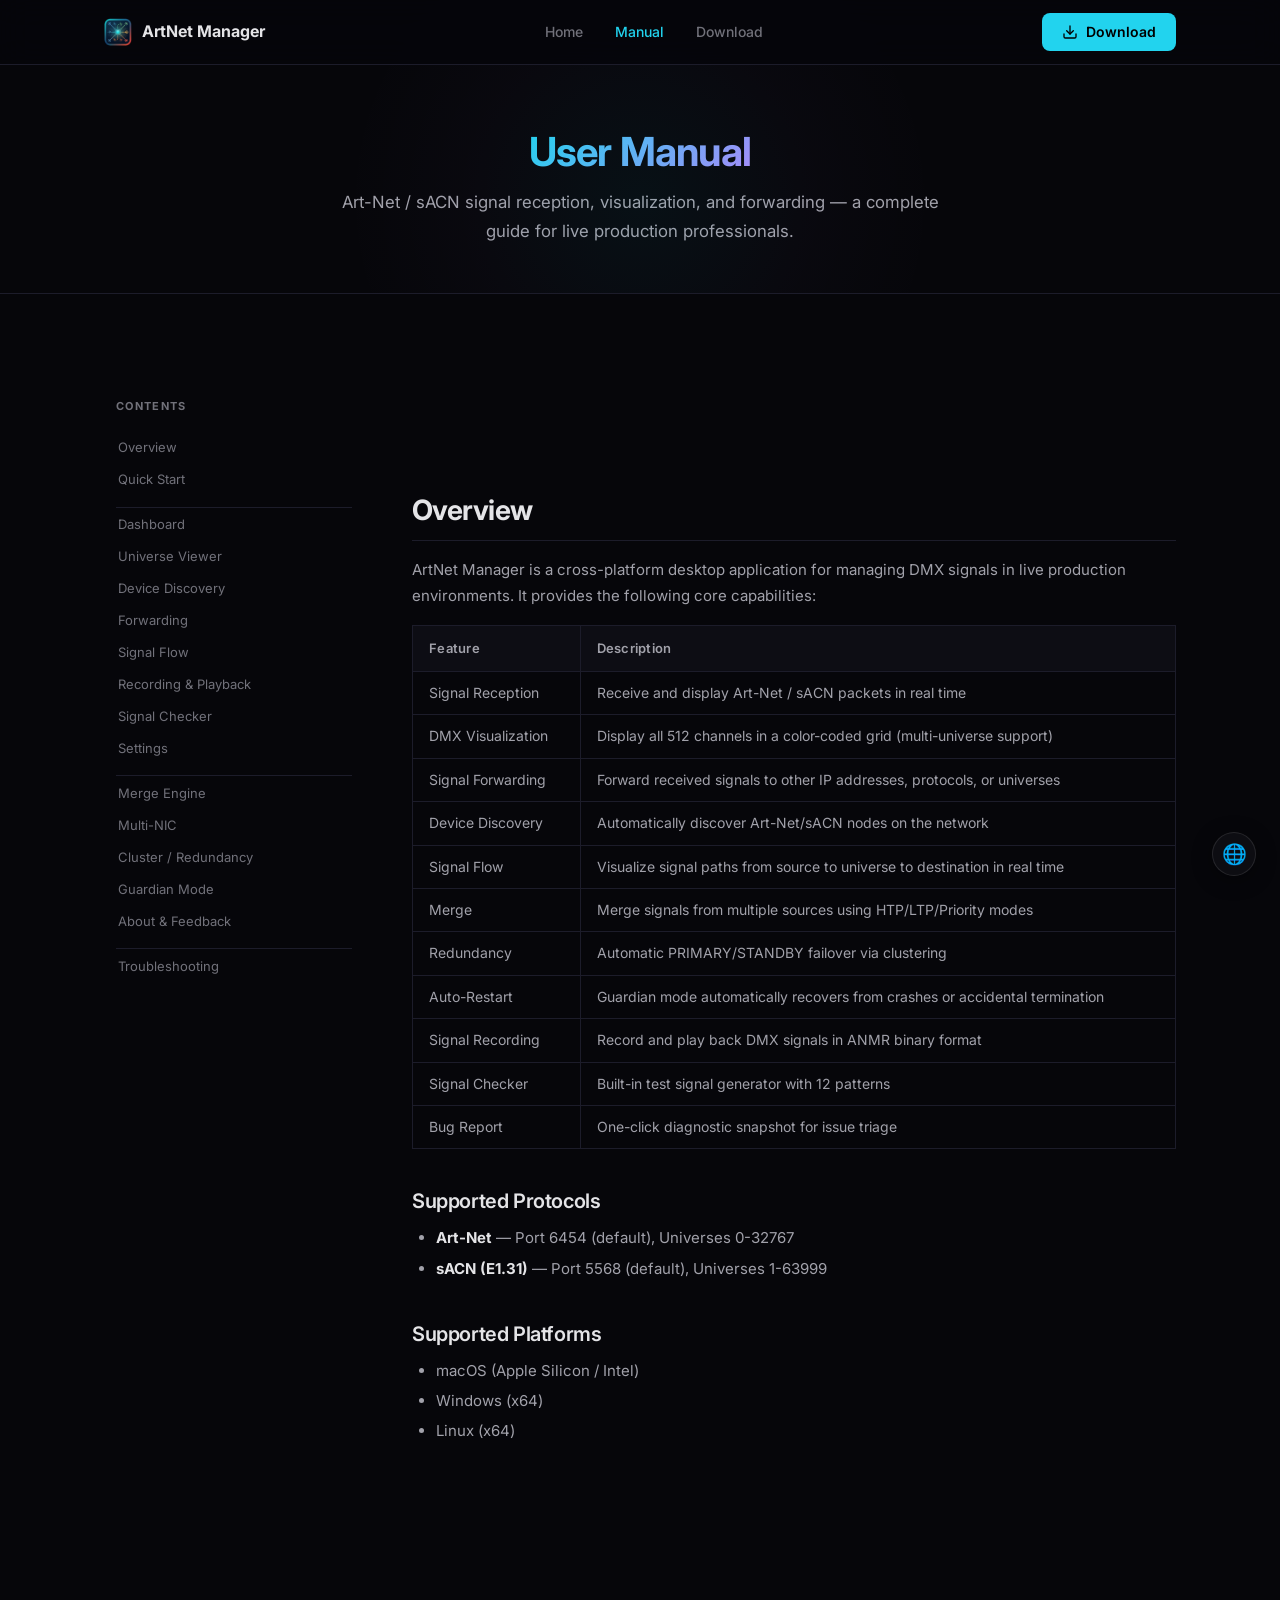
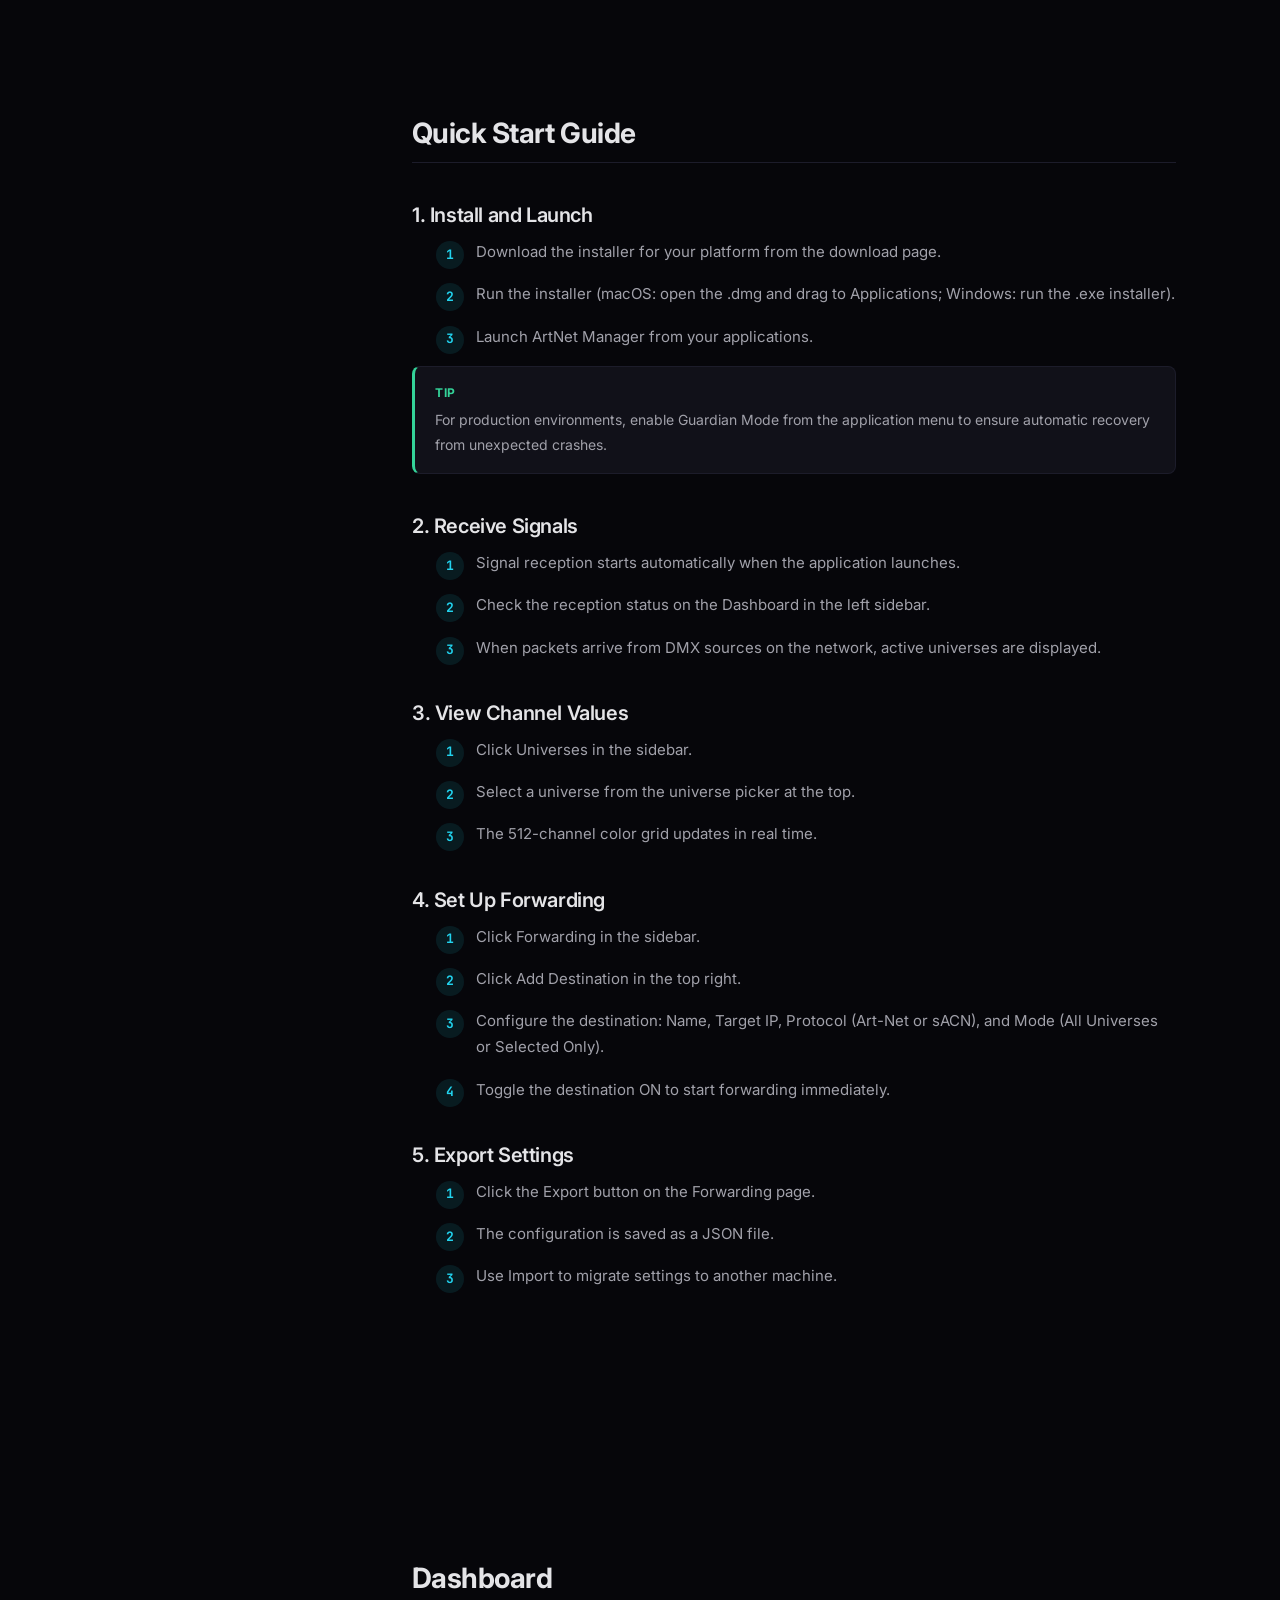
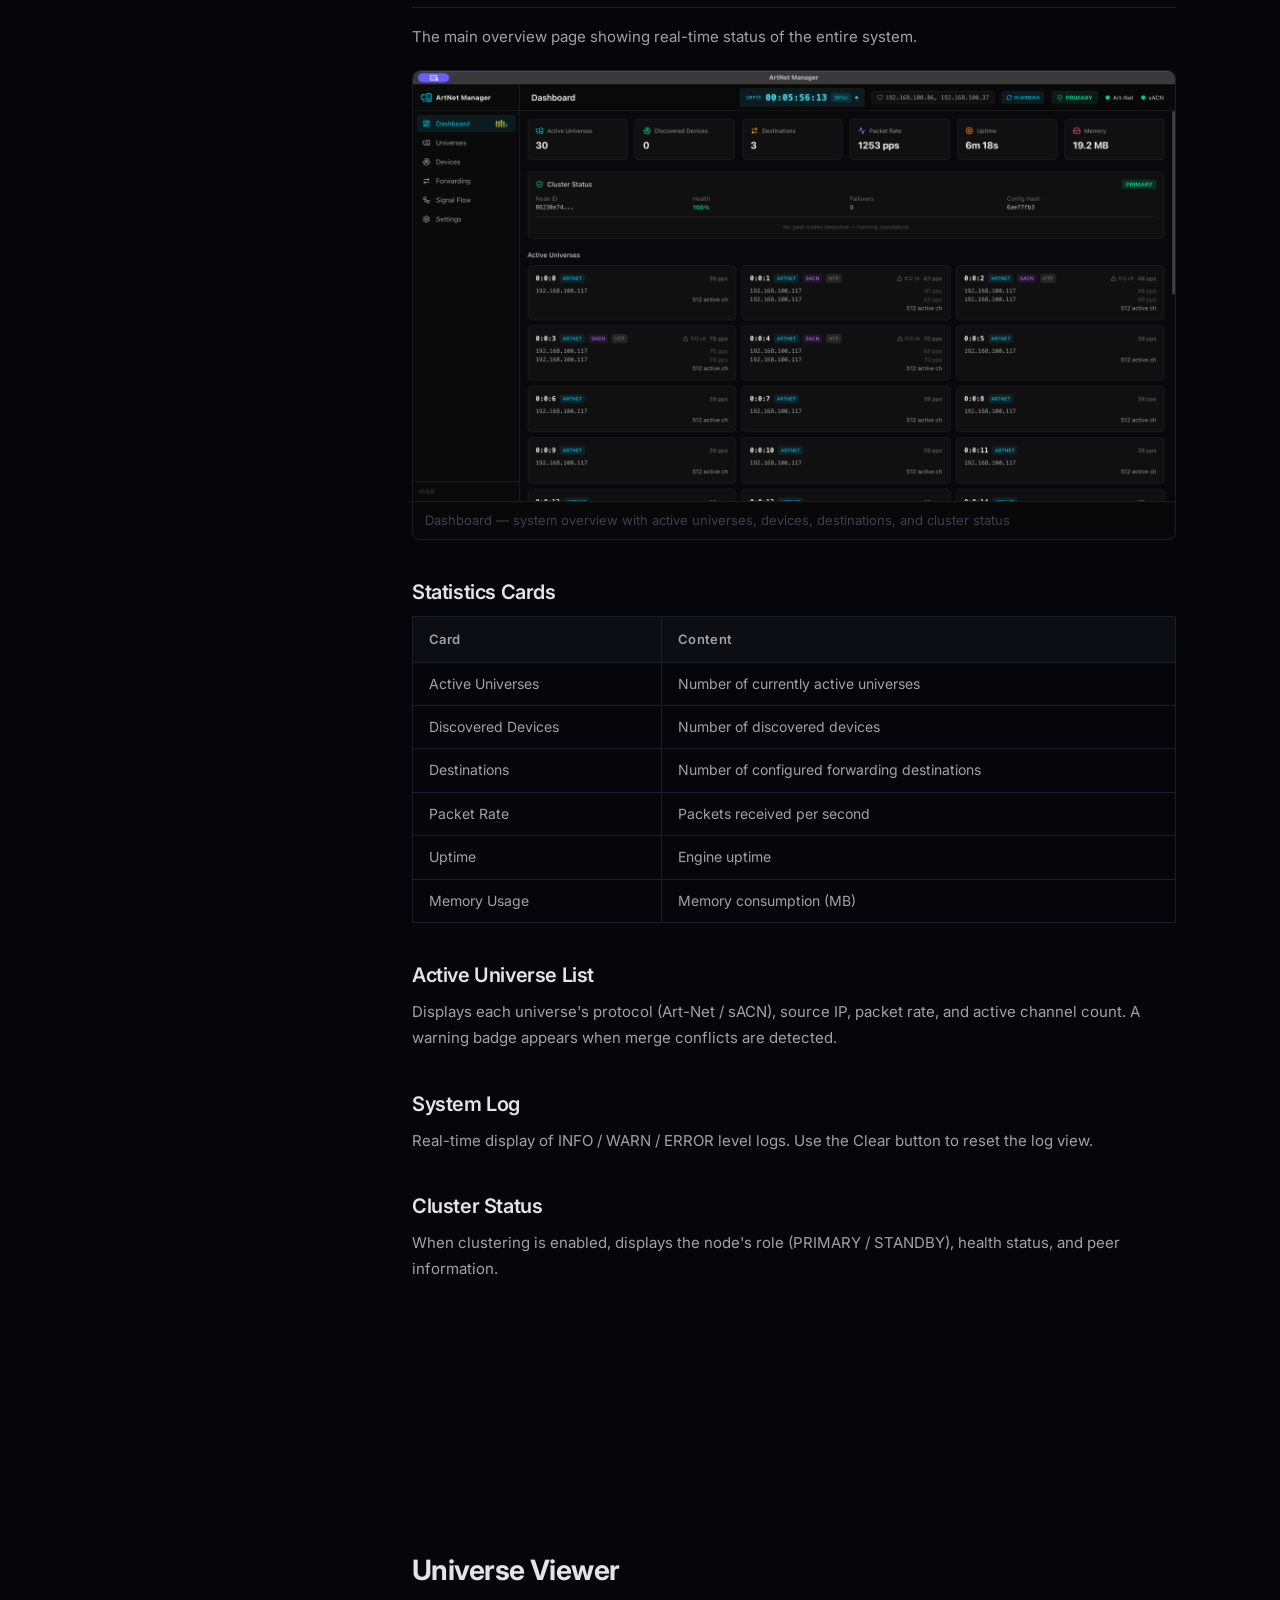
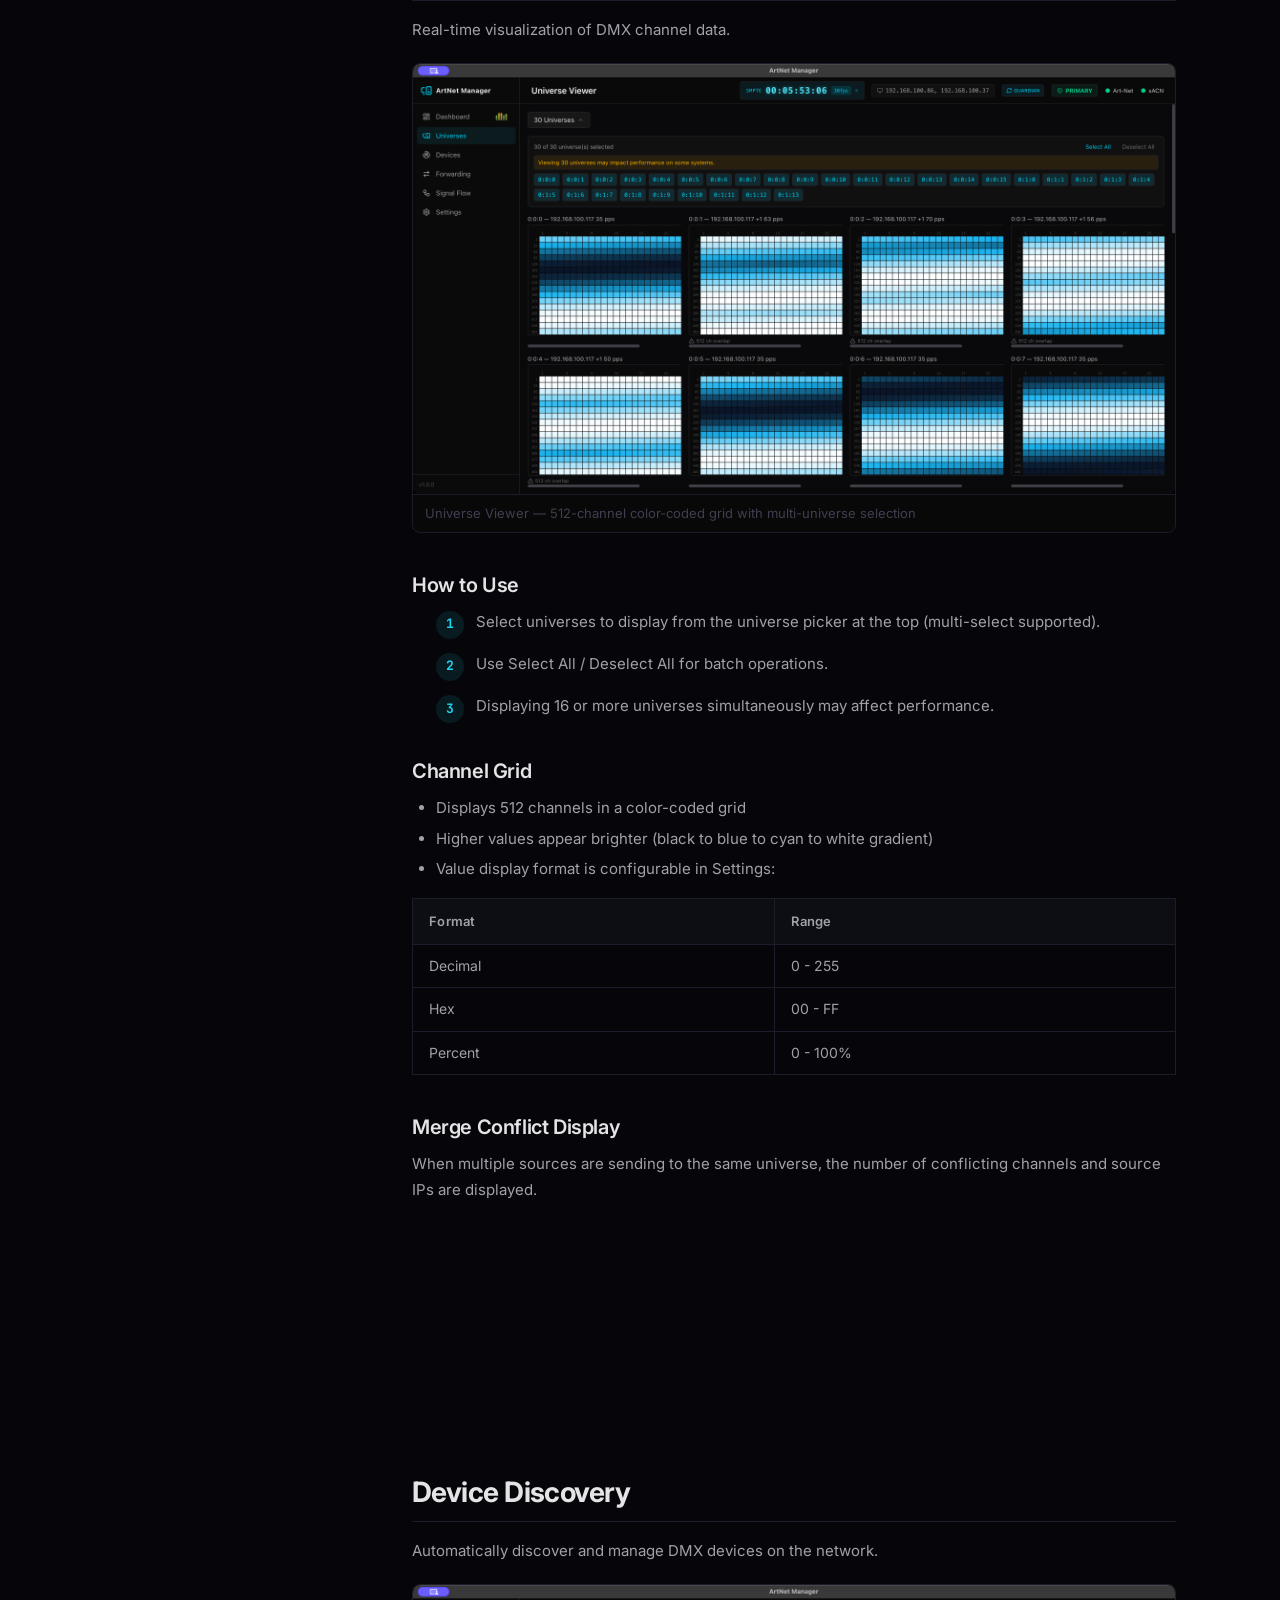
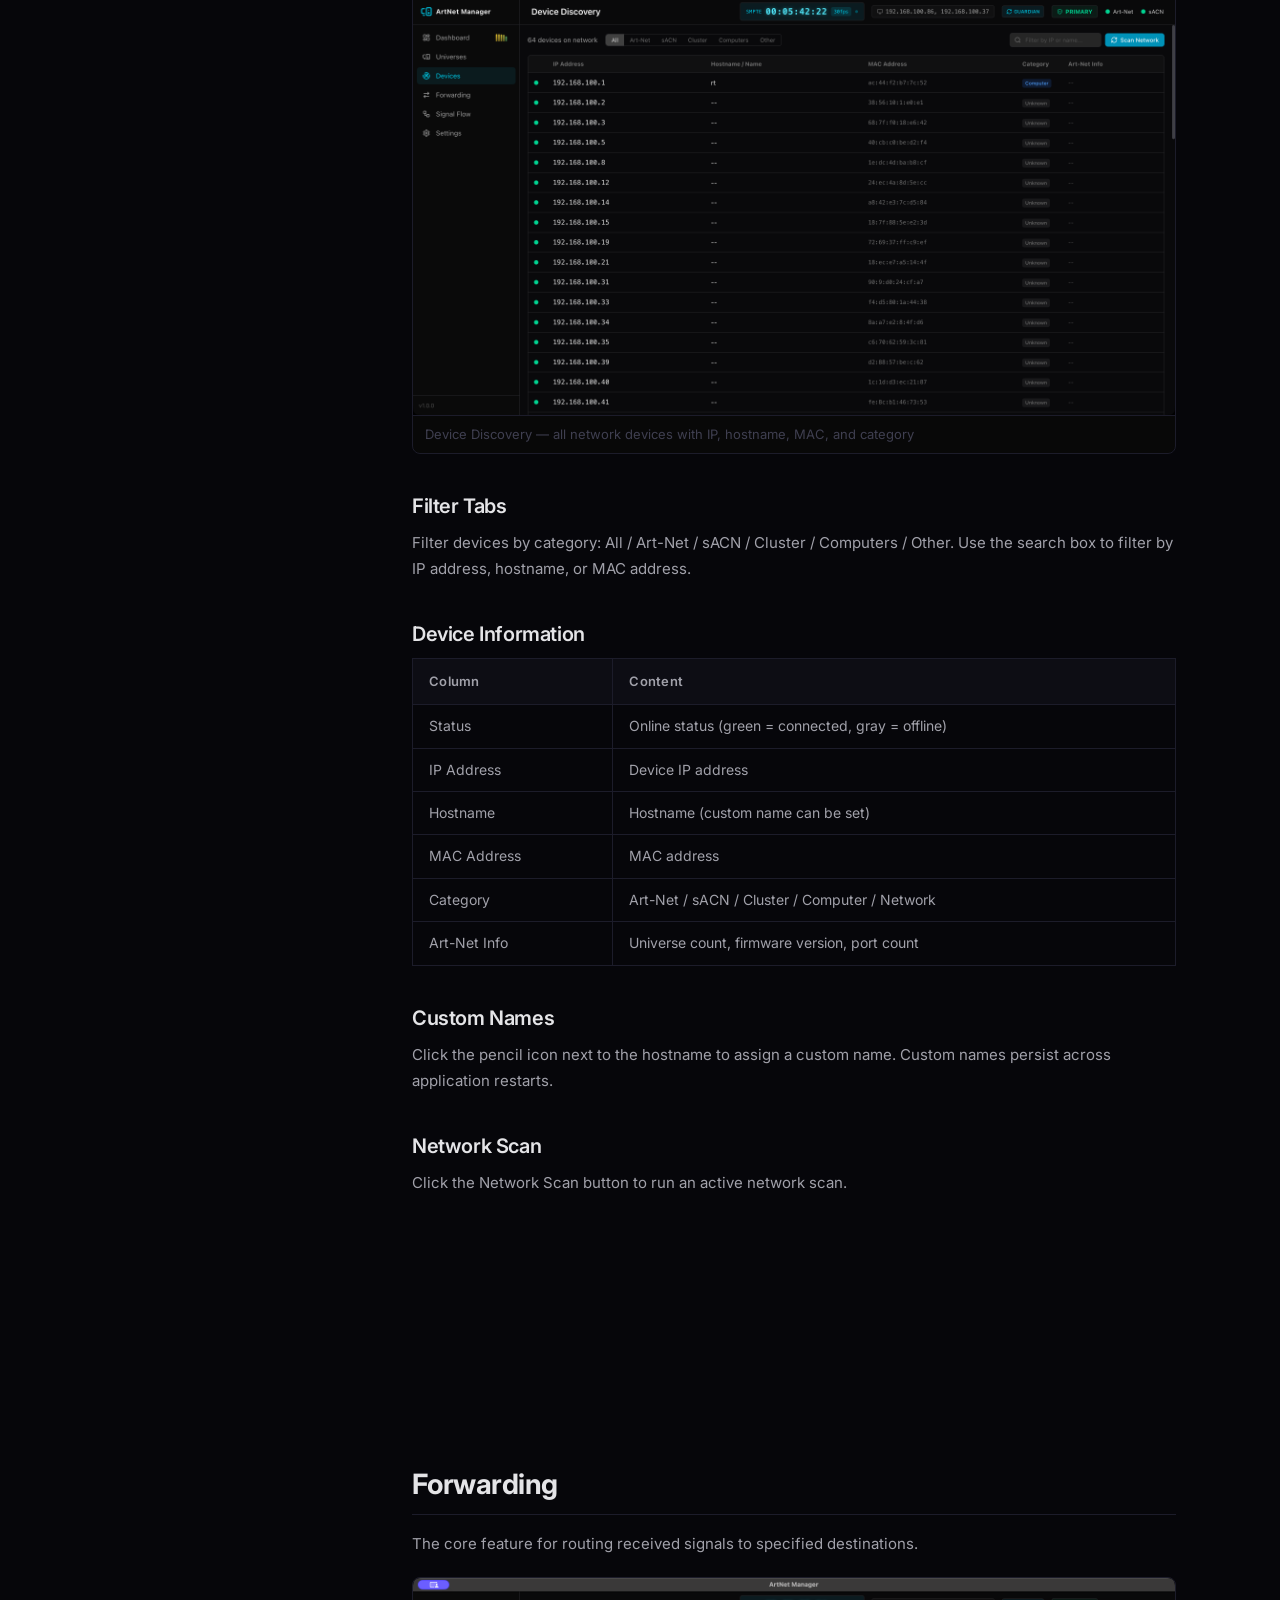
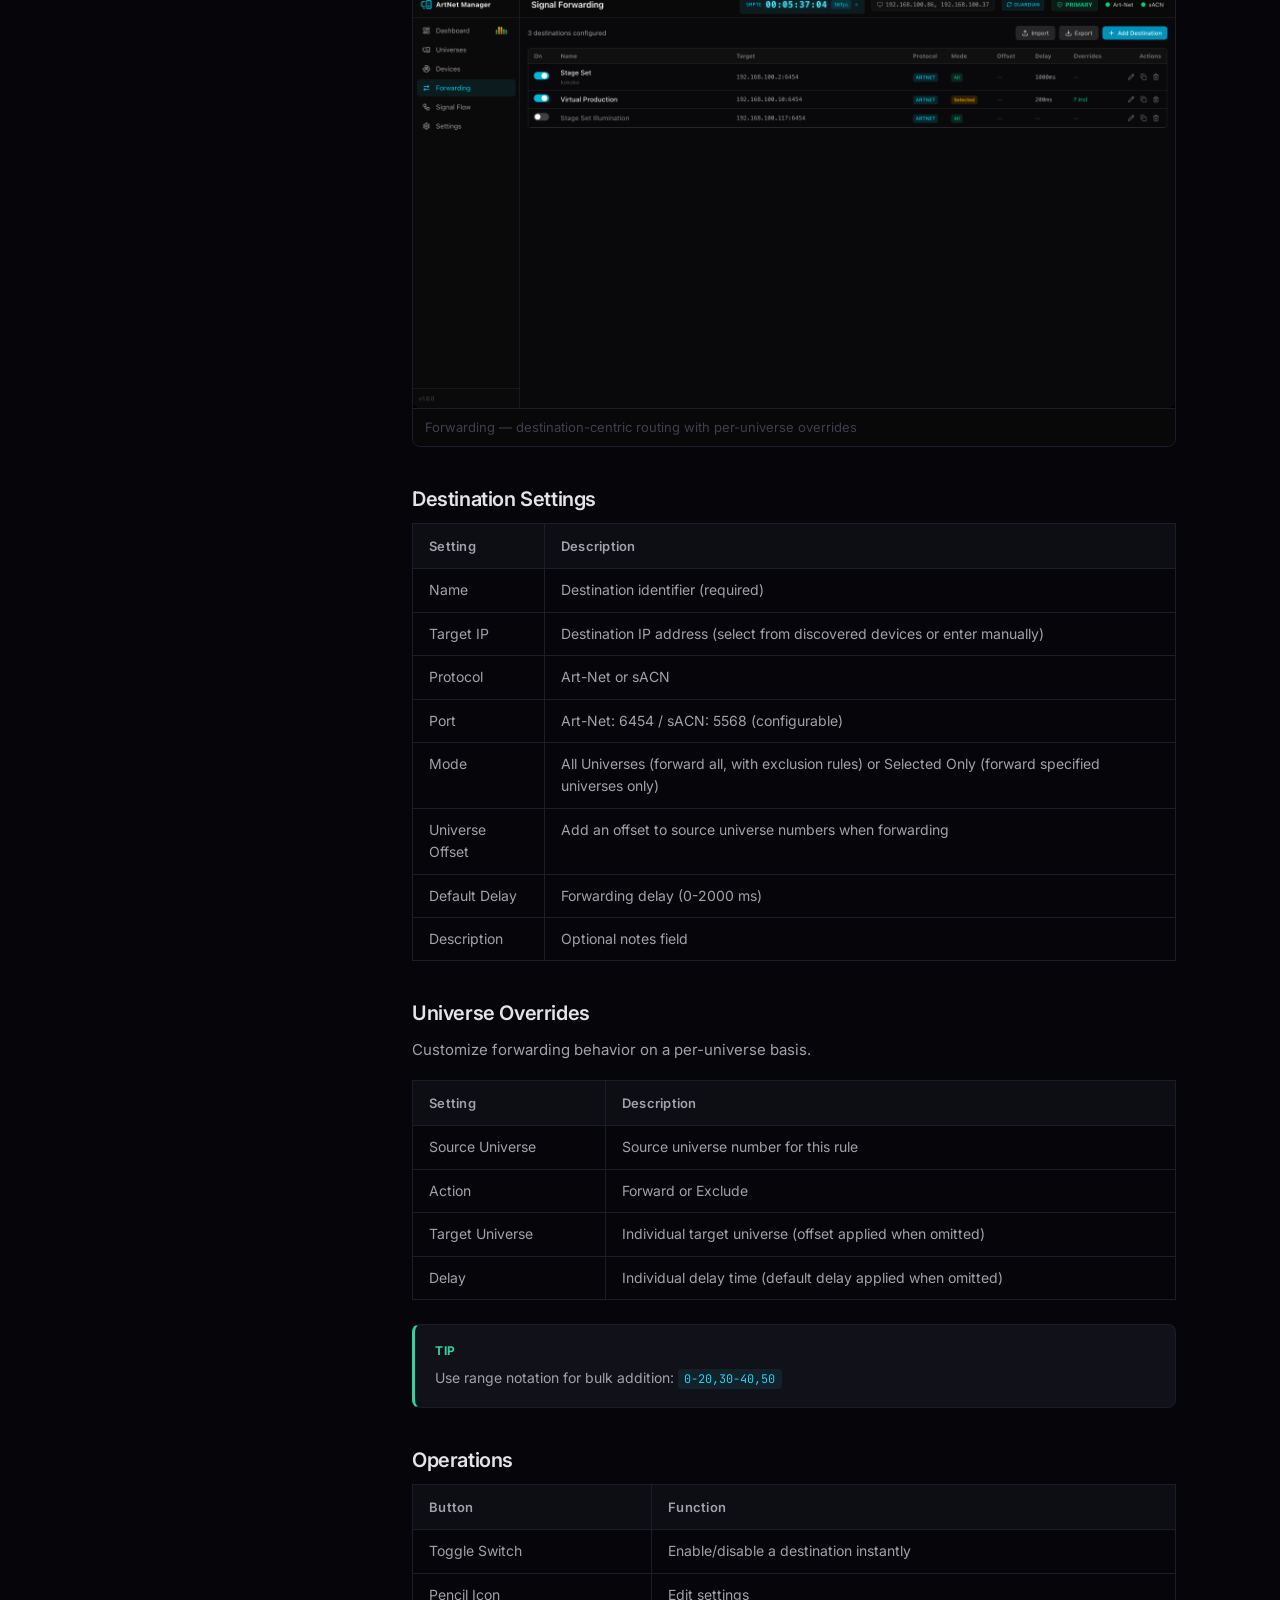
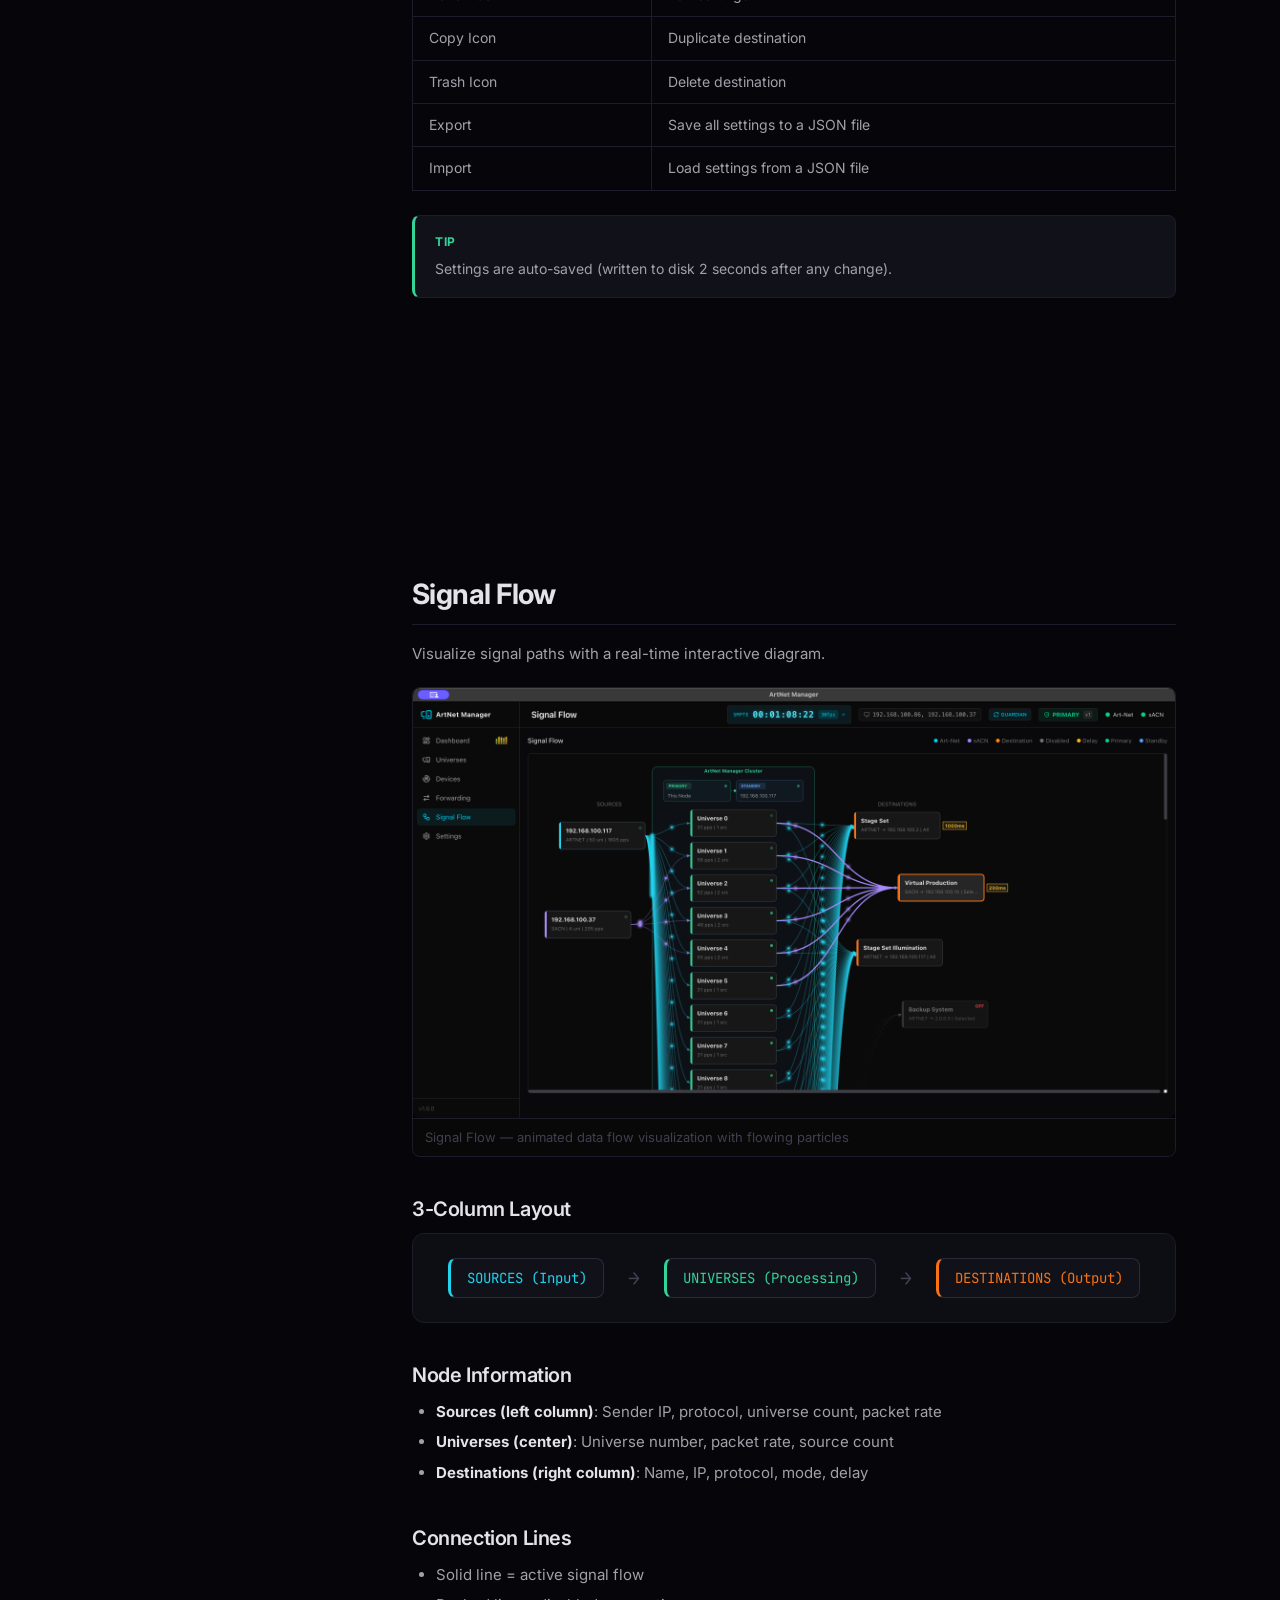
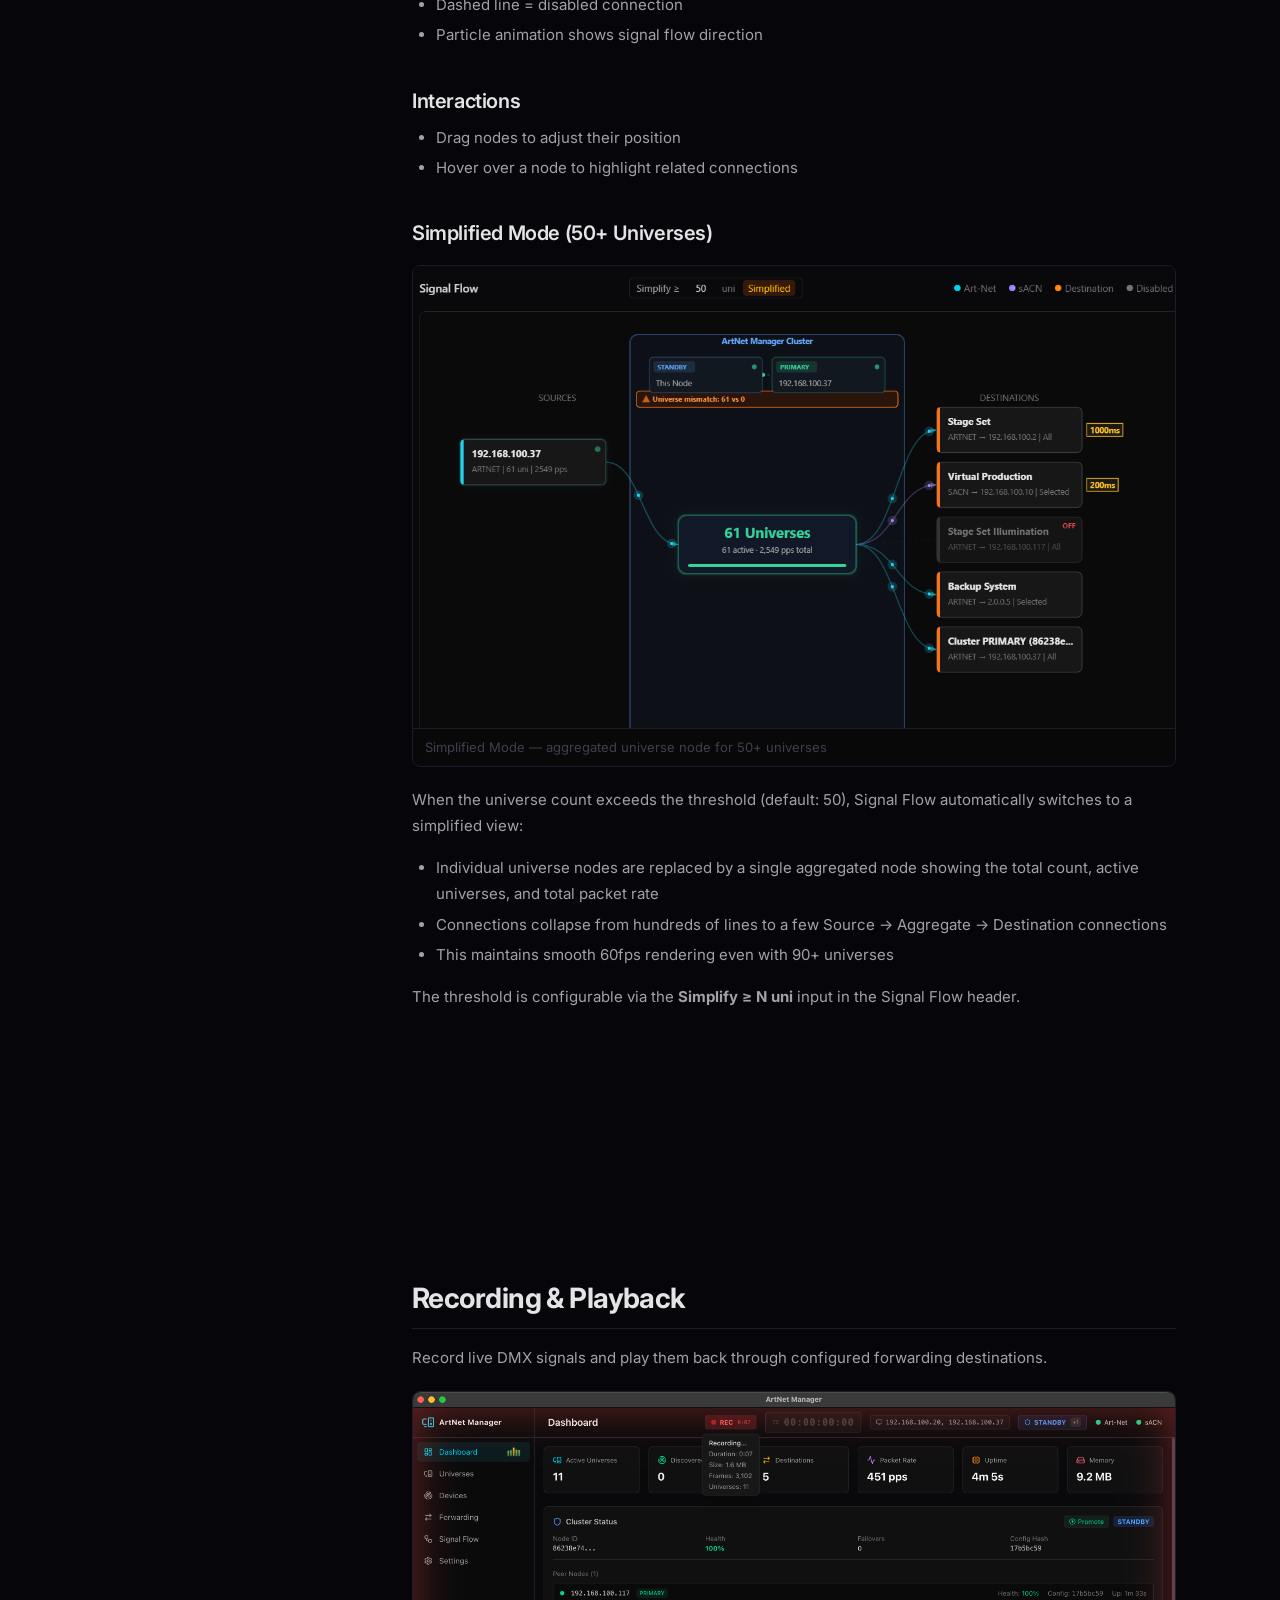
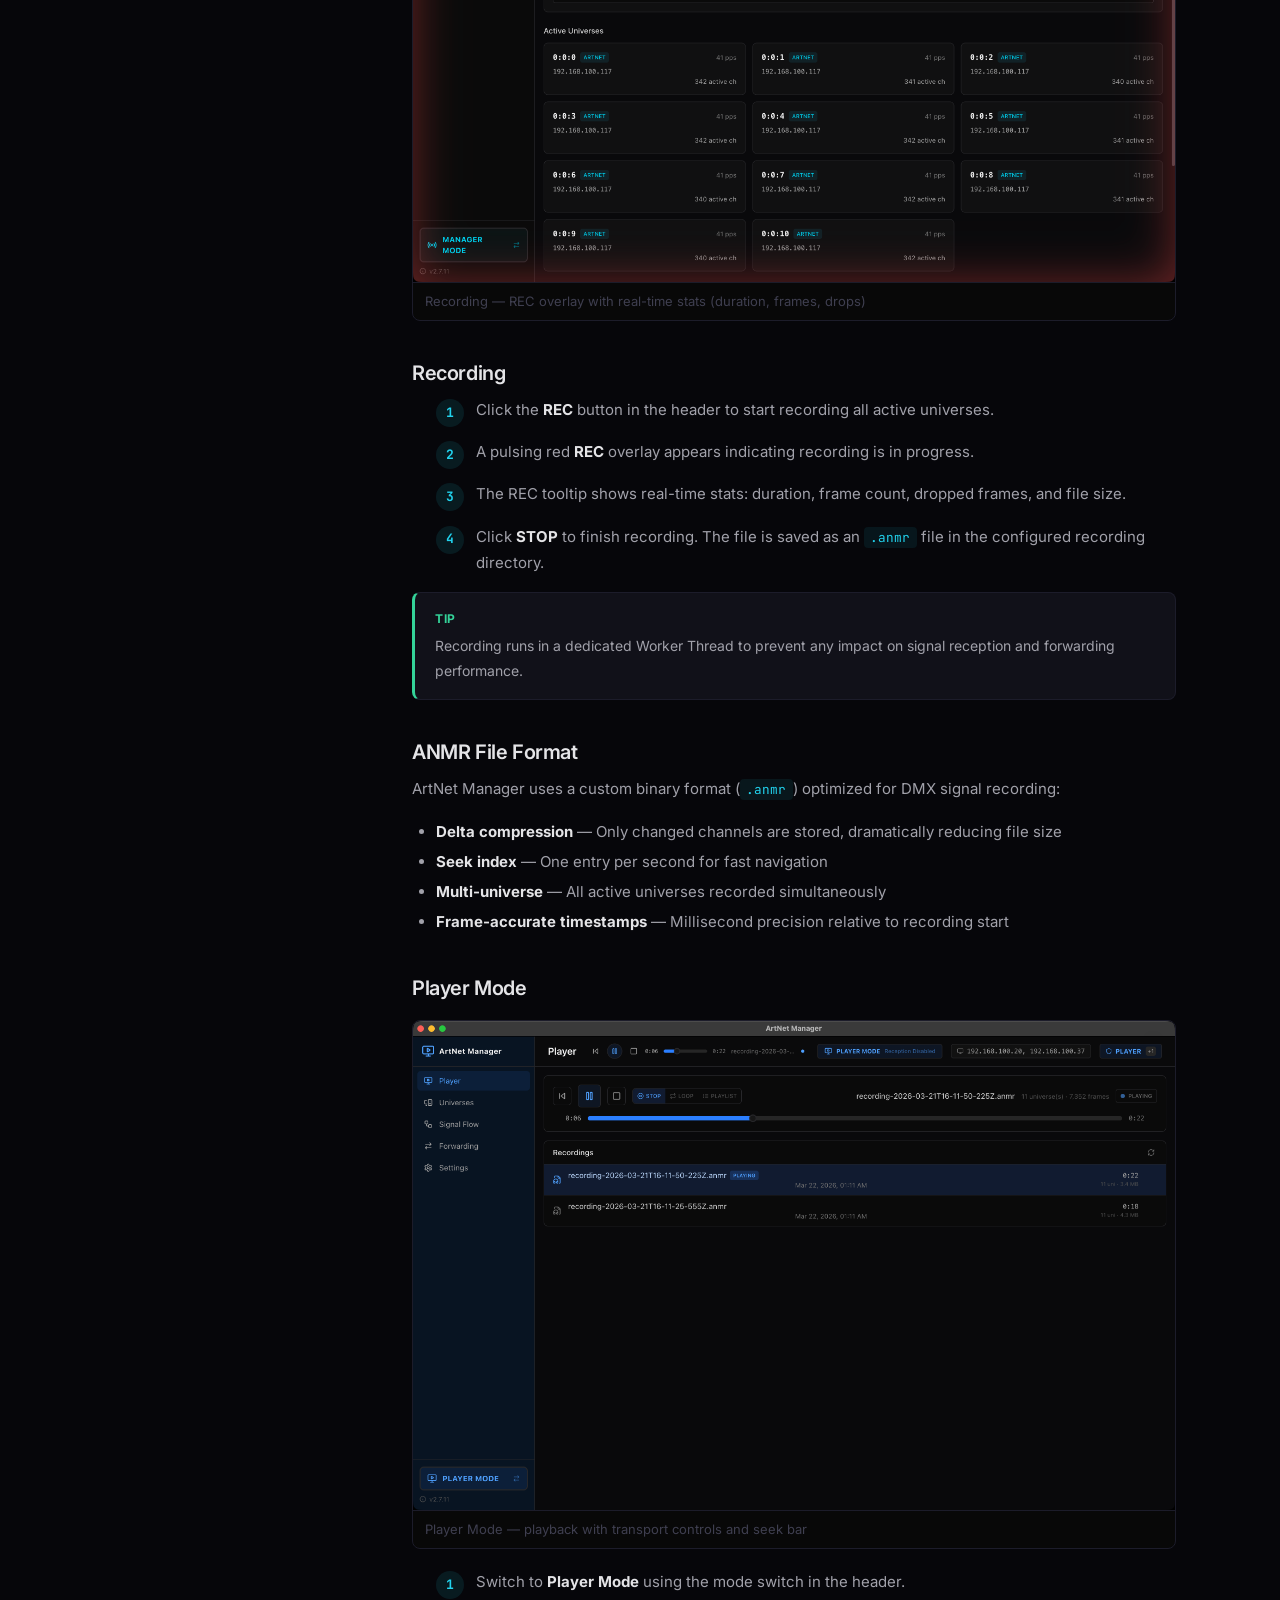
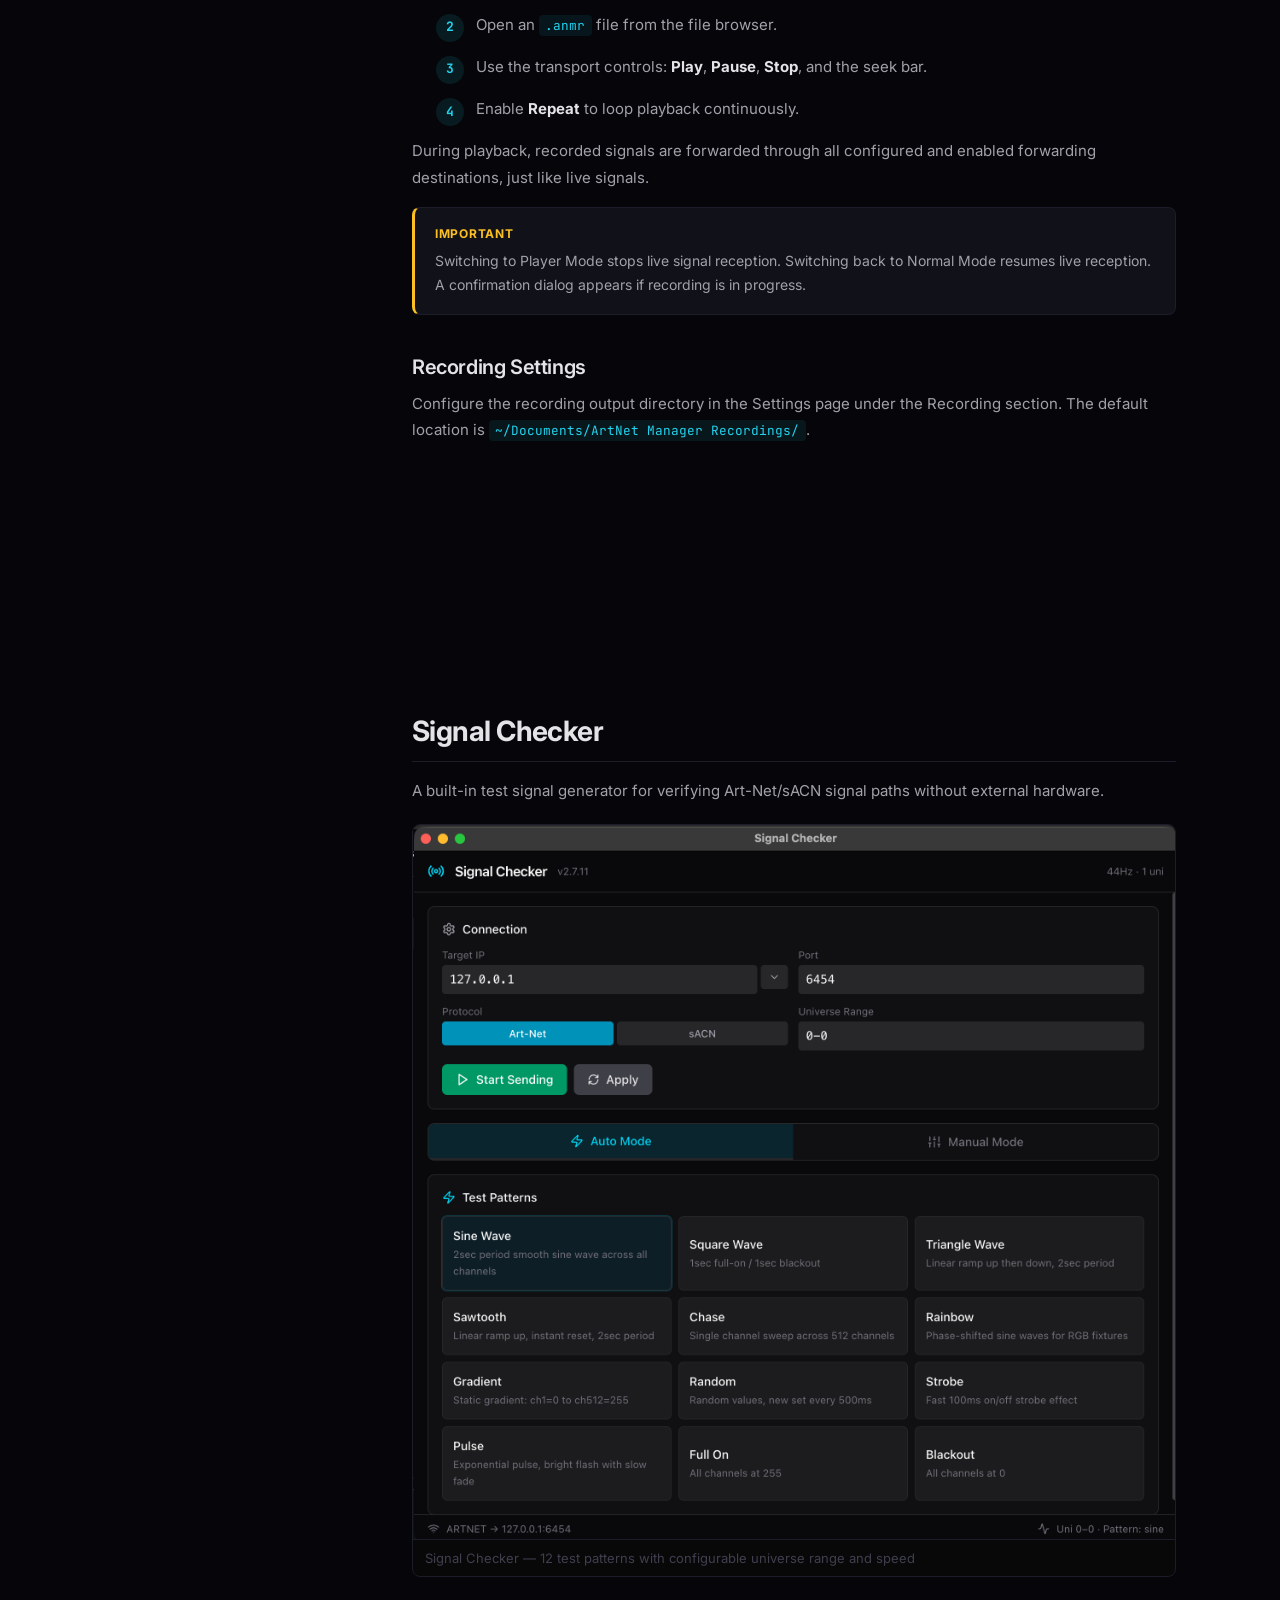
<file: manual.html>
<!DOCTYPE html>
<html lang="ja">
<head>
  <meta charset="UTF-8">
  <meta name="viewport" content="width=device-width, initial-scale=1.0">
  <title>User Manual &mdash; ArtNet Manager</title>
  <meta name="description" content="ArtNet Manager user manual — complete guide for Art-Net/sACN signal management, visualization, and forwarding.">
  <meta name="theme-color" content="#06060a">
  <link rel="icon" href="images/icon.png" type="image/png">
  <link rel="preconnect" href="https://fonts.googleapis.com">
  <link rel="preconnect" href="https://fonts.gstatic.com" crossorigin>
  <link href="https://fonts.googleapis.com/css2?family=Inter:wght@400;500;600;700&family=JetBrains+Mono:wght@400;600&display=swap" rel="stylesheet">
  <link rel="stylesheet" href="css/style.css">
  <link rel="stylesheet" href="css/manual.css">
</head>
<body>

<!-- ===== Navigation ===== -->
<nav>
  <div class="nav-inner">
    <a href="index.html" class="nav-brand">
      <img src="images/icon.png" alt="ArtNet Manager" width="28" height="28">
      ArtNet Manager
    </a>
    <ul class="nav-links">
      <li><a href="index.html" data-i18n="nav_home">Home</a></li>
      <li><a href="manual.html" class="active-page" data-i18n="nav_manual">Manual</a></li>
      <li><a href="index.html#download" data-i18n="nav_download">Download</a></li>
    </ul>
    <a href="index.html#download" class="nav-cta">
      <svg width="16" height="16" viewBox="0 0 24 24" fill="none" stroke="currentColor" stroke-width="2" stroke-linecap="round" stroke-linejoin="round"><path d="M21 15v4a2 2 0 01-2 2H5a2 2 0 01-2-2v-4"/><polyline points="7 10 12 15 17 10"/><line x1="12" y1="15" x2="12" y2="3"/></svg>
      <span data-i18n="nav_download">Download</span>
    </a>
  </div>
</nav>

<!-- ===== Hero Banner ===== -->
<div class="manual-hero">
  <h1><span class="gradient-text" data-i18n="manual_title">User Manual</span></h1>
  <p data-i18n="manual_subtitle">Art-Net / sACN signal reception, visualization, and forwarding — a complete guide for live production professionals.</p>
</div>

<!-- ===== Manual Layout ===== -->
<div class="manual-wrapper">

  <!-- Sidebar TOC -->
  <aside class="manual-sidebar" id="manual-sidebar">
    <div class="toc-title" data-i18n="toc_title">Contents</div>
    <ul class="toc-list">
      <li><a href="#overview" data-i18n="toc_overview">Overview</a></li>
      <li><a href="#quickstart" data-i18n="toc_quickstart">Quick Start</a></li>
      <li class="toc-divider"></li>
      <li><a href="#dashboard" data-i18n="toc_dashboard">Dashboard</a></li>
      <li><a href="#universe-viewer" data-i18n="toc_universe">Universe Viewer</a></li>
      <li><a href="#device-discovery" data-i18n="toc_devices">Device Discovery</a></li>
      <li><a href="#forwarding" data-i18n="toc_forwarding">Forwarding</a></li>
      <li><a href="#signal-flow" data-i18n="toc_signalflow">Signal Flow</a></li>
      <li><a href="#recording" data-i18n="toc_recording">Recording &amp; Playback</a></li>
      <li><a href="#signal-checker" data-i18n="toc_signalchecker">Signal Checker</a></li>
      <li><a href="#settings" data-i18n="toc_settings">Settings</a></li>
      <li class="toc-divider"></li>
      <li><a href="#merge-engine" data-i18n="toc_merge">Merge Engine</a></li>
      <li><a href="#multi-nic" data-i18n="toc_multinic">Multi-NIC</a></li>
      <li><a href="#cluster" data-i18n="toc_cluster">Cluster / Redundancy</a></li>
      <li><a href="#guardian" data-i18n="toc_guardian">Guardian Mode</a></li>
      <li><a href="#about-feedback" data-i18n="toc_aboutfeedback">About &amp; Feedback</a></li>
      <li class="toc-divider"></li>
      <li><a href="#troubleshooting" data-i18n="toc_troubleshooting">Troubleshooting</a></li>
    </ul>
  </aside>

  <!-- Main Content -->
  <main class="manual-content">

    <!-- ===== 1. Overview ===== -->
    <section class="manual-section" id="overview">
      <h2 data-i18n="s1_title">Overview</h2>
      <p data-i18n="s1_intro">ArtNet Manager is a cross-platform desktop application for managing DMX signals in live production environments. It provides the following core capabilities:</p>

      <table class="manual-table">
        <thead>
          <tr>
            <th data-i18n="s1_th_feature">Feature</th>
            <th data-i18n="s1_th_desc">Description</th>
          </tr>
        </thead>
        <tbody>
          <tr><td data-i18n="s1_f1_name">Signal Reception</td><td data-i18n="s1_f1_desc">Receive and display Art-Net / sACN packets in real time</td></tr>
          <tr><td data-i18n="s1_f2_name">DMX Visualization</td><td data-i18n="s1_f2_desc">Display all 512 channels in a color-coded grid (multi-universe support)</td></tr>
          <tr><td data-i18n="s1_f3_name">Signal Forwarding</td><td data-i18n="s1_f3_desc">Forward received signals to other IP addresses, protocols, or universes</td></tr>
          <tr><td data-i18n="s1_f4_name">Device Discovery</td><td data-i18n="s1_f4_desc">Automatically discover Art-Net/sACN nodes on the network</td></tr>
          <tr><td data-i18n="s1_f5_name">Signal Flow</td><td data-i18n="s1_f5_desc">Visualize signal paths from source to universe to destination in real time</td></tr>
          <tr><td data-i18n="s1_f6_name">Merge</td><td data-i18n="s1_f6_desc">Merge signals from multiple sources using HTP/LTP/Priority modes</td></tr>
          <tr><td data-i18n="s1_f7_name">Redundancy</td><td data-i18n="s1_f7_desc">Automatic PRIMARY/STANDBY failover via clustering</td></tr>
          <tr><td data-i18n="s1_f8_name">Auto-Restart</td><td data-i18n="s1_f8_desc">Guardian mode automatically recovers from crashes or accidental termination</td></tr>
          <tr><td data-i18n="s1_f9_name">Signal Recording</td><td data-i18n="s1_f9_desc">Record and play back DMX signals in ANMR binary format</td></tr>
          <tr><td data-i18n="s1_f10_name">Signal Checker</td><td data-i18n="s1_f10_desc">Built-in test signal generator with 12 patterns</td></tr>
          <tr><td data-i18n="s1_f11_name">Bug Report</td><td data-i18n="s1_f11_desc">One-click diagnostic snapshot for issue triage</td></tr>
        </tbody>
      </table>

      <h3 data-i18n="s1_protocols_title">Supported Protocols</h3>
      <ul>
        <li><strong>Art-Net</strong> — <span data-i18n="s1_artnet_desc">Port 6454 (default), Universes 0-32767</span></li>
        <li><strong>sACN (E1.31)</strong> — <span data-i18n="s1_sacn_desc">Port 5568 (default), Universes 1-63999</span></li>
      </ul>

      <h3 data-i18n="s1_platforms_title">Supported Platforms</h3>
      <ul>
        <li>macOS (Apple Silicon / Intel)</li>
        <li>Windows (x64)</li>
        <li>Linux (x64)</li>
      </ul>
    </section>

    <!-- ===== 2. Quick Start ===== -->
    <section class="manual-section" id="quickstart">
      <h2 data-i18n="s2_title">Quick Start Guide</h2>

      <h3 data-i18n="s2_install_title">1. Install and Launch</h3>
      <ol class="steps">
        <li data-i18n="s2_install_step1">Download the installer for your platform from the download page.</li>
        <li data-i18n="s2_install_step2">Run the installer (macOS: open the .dmg and drag to Applications; Windows: run the .exe installer).</li>
        <li data-i18n="s2_install_step3">Launch ArtNet Manager from your applications.</li>
      </ol>
      <div class="info-card tip">
        <div class="info-label" data-i18n="tip_label">TIP</div>
        <p data-i18n="s2_tip_guardian">For production environments, enable Guardian Mode from the application menu to ensure automatic recovery from unexpected crashes.</p>
      </div>

      <h3 data-i18n="s2_receive_title">2. Receive Signals</h3>
      <ol class="steps">
        <li data-i18n="s2_receive_step1">Signal reception starts automatically when the application launches.</li>
        <li data-i18n="s2_receive_step2">Check the reception status on the Dashboard in the left sidebar.</li>
        <li data-i18n="s2_receive_step3">When packets arrive from DMX sources on the network, active universes are displayed.</li>
      </ol>

      <h3 data-i18n="s2_view_title">3. View Channel Values</h3>
      <ol class="steps">
        <li data-i18n="s2_view_step1">Click Universes in the sidebar.</li>
        <li data-i18n="s2_view_step2">Select a universe from the universe picker at the top.</li>
        <li data-i18n="s2_view_step3">The 512-channel color grid updates in real time.</li>
      </ol>

      <h3 data-i18n="s2_forward_title">4. Set Up Forwarding</h3>
      <ol class="steps">
        <li data-i18n="s2_forward_step1">Click Forwarding in the sidebar.</li>
        <li data-i18n="s2_forward_step2">Click Add Destination in the top right.</li>
        <li data-i18n="s2_forward_step3">Configure the destination: Name, Target IP, Protocol (Art-Net or sACN), and Mode (All Universes or Selected Only).</li>
        <li data-i18n="s2_forward_step4">Toggle the destination ON to start forwarding immediately.</li>
      </ol>

      <h3 data-i18n="s2_export_title">5. Export Settings</h3>
      <ol class="steps">
        <li data-i18n="s2_export_step1">Click the Export button on the Forwarding page.</li>
        <li data-i18n="s2_export_step2">The configuration is saved as a JSON file.</li>
        <li data-i18n="s2_export_step3">Use Import to migrate settings to another machine.</li>
      </ol>
    </section>

    <!-- ===== 3. Dashboard ===== -->
    <section class="manual-section" id="dashboard">
      <h2 data-i18n="s3_title">Dashboard</h2>
      <p data-i18n="s3_intro">The main overview page showing real-time status of the entire system.</p>

      <figure class="manual-screenshot">
        <img src="screenshots/screenshot-dashboard.png" alt="Dashboard" loading="lazy">
        <figcaption>Dashboard — system overview with active universes, devices, destinations, and cluster status</figcaption>
      </figure>

      <h3 data-i18n="s3_stats_title">Statistics Cards</h3>
      <table class="manual-table">
        <thead>
          <tr>
            <th data-i18n="s3_th_card">Card</th>
            <th data-i18n="s3_th_content">Content</th>
          </tr>
        </thead>
        <tbody>
          <tr><td>Active Universes</td><td data-i18n="s3_stat1">Number of currently active universes</td></tr>
          <tr><td>Discovered Devices</td><td data-i18n="s3_stat2">Number of discovered devices</td></tr>
          <tr><td>Destinations</td><td data-i18n="s3_stat3">Number of configured forwarding destinations</td></tr>
          <tr><td>Packet Rate</td><td data-i18n="s3_stat4">Packets received per second</td></tr>
          <tr><td>Uptime</td><td data-i18n="s3_stat5">Engine uptime</td></tr>
          <tr><td>Memory Usage</td><td data-i18n="s3_stat6">Memory consumption (MB)</td></tr>
        </tbody>
      </table>

      <h3 data-i18n="s3_universes_title">Active Universe List</h3>
      <p data-i18n="s3_universes_desc">Displays each universe's protocol (Art-Net / sACN), source IP, packet rate, and active channel count. A warning badge appears when merge conflicts are detected.</p>

      <h3 data-i18n="s3_log_title">System Log</h3>
      <p data-i18n="s3_log_desc">Real-time display of INFO / WARN / ERROR level logs. Use the Clear button to reset the log view.</p>

      <h3 data-i18n="s3_cluster_title">Cluster Status</h3>
      <p data-i18n="s3_cluster_desc">When clustering is enabled, displays the node's role (PRIMARY / STANDBY), health status, and peer information.</p>
    </section>

    <!-- ===== 4. Universe Viewer ===== -->
    <section class="manual-section" id="universe-viewer">
      <h2 data-i18n="s4_title">Universe Viewer</h2>
      <p data-i18n="s4_intro">Real-time visualization of DMX channel data.</p>

      <figure class="manual-screenshot">
        <img src="screenshots/screenshot-universes.png" alt="Universe Viewer" loading="lazy">
        <figcaption>Universe Viewer — 512-channel color-coded grid with multi-universe selection</figcaption>
      </figure>

      <h3 data-i18n="s4_operation_title">How to Use</h3>
      <ol class="steps">
        <li data-i18n="s4_op_step1">Select universes to display from the universe picker at the top (multi-select supported).</li>
        <li data-i18n="s4_op_step2">Use Select All / Deselect All for batch operations.</li>
        <li data-i18n="s4_op_step3">Displaying 16 or more universes simultaneously may affect performance.</li>
      </ol>

      <h3 data-i18n="s4_grid_title">Channel Grid</h3>
      <ul>
        <li data-i18n="s4_grid1">Displays 512 channels in a color-coded grid</li>
        <li data-i18n="s4_grid2">Higher values appear brighter (black to blue to cyan to white gradient)</li>
        <li data-i18n="s4_grid3">Value display format is configurable in Settings:</li>
      </ul>
      <table class="manual-table">
        <thead>
          <tr>
            <th data-i18n="s4_th_format">Format</th>
            <th data-i18n="s4_th_range">Range</th>
          </tr>
        </thead>
        <tbody>
          <tr><td>Decimal</td><td>0 - 255</td></tr>
          <tr><td>Hex</td><td>00 - FF</td></tr>
          <tr><td>Percent</td><td>0 - 100%</td></tr>
        </tbody>
      </table>

      <h3 data-i18n="s4_merge_title">Merge Conflict Display</h3>
      <p data-i18n="s4_merge_desc">When multiple sources are sending to the same universe, the number of conflicting channels and source IPs are displayed.</p>
    </section>

    <!-- ===== 5. Device Discovery ===== -->
    <section class="manual-section" id="device-discovery">
      <h2 data-i18n="s5_title">Device Discovery</h2>
      <p data-i18n="s5_intro">Automatically discover and manage DMX devices on the network.</p>

      <figure class="manual-screenshot">
        <img src="screenshots/screenshot-discovery.png" alt="Device Discovery" loading="lazy">
        <figcaption>Device Discovery — all network devices with IP, hostname, MAC, and category</figcaption>
      </figure>

      <h3 data-i18n="s5_filter_title">Filter Tabs</h3>
      <p data-i18n="s5_filter_desc">Filter devices by category: All / Art-Net / sACN / Cluster / Computers / Other. Use the search box to filter by IP address, hostname, or MAC address.</p>

      <h3 data-i18n="s5_info_title">Device Information</h3>
      <table class="manual-table">
        <thead>
          <tr>
            <th data-i18n="s5_th_col">Column</th>
            <th data-i18n="s5_th_content">Content</th>
          </tr>
        </thead>
        <tbody>
          <tr><td>Status</td><td data-i18n="s5_col1">Online status (green = connected, gray = offline)</td></tr>
          <tr><td>IP Address</td><td data-i18n="s5_col2">Device IP address</td></tr>
          <tr><td>Hostname</td><td data-i18n="s5_col3">Hostname (custom name can be set)</td></tr>
          <tr><td>MAC Address</td><td data-i18n="s5_col4">MAC address</td></tr>
          <tr><td>Category</td><td data-i18n="s5_col5">Art-Net / sACN / Cluster / Computer / Network</td></tr>
          <tr><td>Art-Net Info</td><td data-i18n="s5_col6">Universe count, firmware version, port count</td></tr>
        </tbody>
      </table>

      <h3 data-i18n="s5_custom_title">Custom Names</h3>
      <p data-i18n="s5_custom_desc">Click the pencil icon next to the hostname to assign a custom name. Custom names persist across application restarts.</p>

      <h3 data-i18n="s5_scan_title">Network Scan</h3>
      <p data-i18n="s5_scan_desc">Click the Network Scan button to run an active network scan.</p>
    </section>

    <!-- ===== 6. Forwarding ===== -->
    <section class="manual-section" id="forwarding">
      <h2 data-i18n="s6_title">Forwarding</h2>
      <p data-i18n="s6_intro">The core feature for routing received signals to specified destinations.</p>

      <figure class="manual-screenshot">
        <img src="screenshots/screenshot-forwarding.png" alt="Forwarding" loading="lazy">
        <figcaption>Forwarding — destination-centric routing with per-universe overrides</figcaption>
      </figure>

      <h3 data-i18n="s6_dest_title">Destination Settings</h3>
      <table class="manual-table">
        <thead>
          <tr>
            <th data-i18n="s6_th_setting">Setting</th>
            <th data-i18n="s6_th_desc">Description</th>
          </tr>
        </thead>
        <tbody>
          <tr><td>Name</td><td data-i18n="s6_d1">Destination identifier (required)</td></tr>
          <tr><td>Target IP</td><td data-i18n="s6_d2">Destination IP address (select from discovered devices or enter manually)</td></tr>
          <tr><td>Protocol</td><td data-i18n="s6_d3">Art-Net or sACN</td></tr>
          <tr><td>Port</td><td data-i18n="s6_d4">Art-Net: 6454 / sACN: 5568 (configurable)</td></tr>
          <tr><td>Mode</td><td data-i18n="s6_d5">All Universes (forward all, with exclusion rules) or Selected Only (forward specified universes only)</td></tr>
          <tr><td>Universe Offset</td><td data-i18n="s6_d6">Add an offset to source universe numbers when forwarding</td></tr>
          <tr><td>Default Delay</td><td data-i18n="s6_d7">Forwarding delay (0-2000 ms)</td></tr>
          <tr><td>Description</td><td data-i18n="s6_d8">Optional notes field</td></tr>
        </tbody>
      </table>

      <h3 data-i18n="s6_override_title">Universe Overrides</h3>
      <p data-i18n="s6_override_intro">Customize forwarding behavior on a per-universe basis.</p>
      <table class="manual-table">
        <thead>
          <tr>
            <th data-i18n="s6_th_setting">Setting</th>
            <th data-i18n="s6_th_desc">Description</th>
          </tr>
        </thead>
        <tbody>
          <tr><td>Source Universe</td><td data-i18n="s6_o1">Source universe number for this rule</td></tr>
          <tr><td>Action</td><td data-i18n="s6_o2">Forward or Exclude</td></tr>
          <tr><td>Target Universe</td><td data-i18n="s6_o3">Individual target universe (offset applied when omitted)</td></tr>
          <tr><td>Delay</td><td data-i18n="s6_o4">Individual delay time (default delay applied when omitted)</td></tr>
        </tbody>
      </table>

      <div class="info-card tip">
        <div class="info-label" data-i18n="tip_label">TIP</div>
        <p data-i18n="s6_bulk_tip">Use range notation for bulk addition: <code>0-20,30-40,50</code></p>
      </div>

      <h3 data-i18n="s6_ops_title">Operations</h3>
      <table class="manual-table">
        <thead>
          <tr>
            <th data-i18n="s6_th_button">Button</th>
            <th data-i18n="s6_th_function">Function</th>
          </tr>
        </thead>
        <tbody>
          <tr><td data-i18n="s6_op1_btn">Toggle Switch</td><td data-i18n="s6_op1">Enable/disable a destination instantly</td></tr>
          <tr><td data-i18n="s6_op2_btn">Pencil Icon</td><td data-i18n="s6_op2">Edit settings</td></tr>
          <tr><td data-i18n="s6_op3_btn">Copy Icon</td><td data-i18n="s6_op3">Duplicate destination</td></tr>
          <tr><td data-i18n="s6_op4_btn">Trash Icon</td><td data-i18n="s6_op4">Delete destination</td></tr>
          <tr><td>Export</td><td data-i18n="s6_op5">Save all settings to a JSON file</td></tr>
          <tr><td>Import</td><td data-i18n="s6_op6">Load settings from a JSON file</td></tr>
        </tbody>
      </table>

      <div class="info-card tip">
        <div class="info-label" data-i18n="tip_label">TIP</div>
        <p data-i18n="s6_autosave">Settings are auto-saved (written to disk 2 seconds after any change).</p>
      </div>
    </section>

    <!-- ===== 7. Signal Flow ===== -->
    <section class="manual-section" id="signal-flow">
      <h2 data-i18n="s7_title">Signal Flow</h2>
      <p data-i18n="s7_intro">Visualize signal paths with a real-time interactive diagram.</p>

      <figure class="manual-screenshot">
        <img src="screenshots/screenshot-signal-flow.png" alt="Signal Flow" loading="lazy">
        <figcaption>Signal Flow — animated data flow visualization with flowing particles</figcaption>
      </figure>

      <h3 data-i18n="s7_layout_title">3-Column Layout</h3>
      <div class="flow-diagram">
        <div class="flow-box source" data-i18n="s7_col_sources">SOURCES (Input)</div>
        <div class="flow-arrow">&rarr;</div>
        <div class="flow-box universe" data-i18n="s7_col_universes">UNIVERSES (Processing)</div>
        <div class="flow-arrow">&rarr;</div>
        <div class="flow-box dest" data-i18n="s7_col_destinations">DESTINATIONS (Output)</div>
      </div>

      <h3 data-i18n="s7_nodes_title">Node Information</h3>
      <ul>
        <li><strong data-i18n="s7_node_source">Sources (left column)</strong>: <span data-i18n="s7_node_source_desc">Sender IP, protocol, universe count, packet rate</span></li>
        <li><strong data-i18n="s7_node_universe">Universes (center)</strong>: <span data-i18n="s7_node_universe_desc">Universe number, packet rate, source count</span></li>
        <li><strong data-i18n="s7_node_dest">Destinations (right column)</strong>: <span data-i18n="s7_node_dest_desc">Name, IP, protocol, mode, delay</span></li>
      </ul>

      <h3 data-i18n="s7_lines_title">Connection Lines</h3>
      <ul>
        <li data-i18n="s7_line1">Solid line = active signal flow</li>
        <li data-i18n="s7_line2">Dashed line = disabled connection</li>
        <li data-i18n="s7_line3">Particle animation shows signal flow direction</li>
      </ul>

      <h3 data-i18n="s7_interaction_title">Interactions</h3>
      <ul>
        <li data-i18n="s7_interact1">Drag nodes to adjust their position</li>
        <li data-i18n="s7_interact2">Hover over a node to highlight related connections</li>
      </ul>

      <h3 data-i18n="s7_simplified_title">Simplified Mode (50+ Universes)</h3>

      <figure class="manual-screenshot">
        <img src="screenshots/screenshot-signalflow-simplified.png" alt="Signal Flow Simplified Mode" loading="lazy">
        <figcaption>Simplified Mode — aggregated universe node for 50+ universes</figcaption>
      </figure>

      <p data-i18n="s7_simplified_intro">When the universe count exceeds the threshold (default: 50), Signal Flow automatically switches to a simplified view:</p>
      <ul>
        <li data-i18n="s7_simplified_1">Individual universe nodes are replaced by a single aggregated node showing the total count, active universes, and total packet rate</li>
        <li data-i18n="s7_simplified_2">Connections collapse from hundreds of lines to a few Source → Aggregate → Destination connections</li>
        <li data-i18n="s7_simplified_3">This maintains smooth 60fps rendering even with 90+ universes</li>
      </ul>
      <p data-i18n="s7_simplified_threshold">The threshold is configurable via the <strong>Simplify ≥ N uni</strong> input in the Signal Flow header.</p>
    </section>

    <!-- ===== Recording & Playback ===== -->
    <section class="manual-section" id="recording">
      <h2 data-i18n="s14_title">Recording &amp; Playback</h2>
      <p data-i18n="s14_intro">Record live DMX signals and play them back through configured forwarding destinations.</p>

      <figure class="manual-screenshot">
        <img src="screenshots/screenshot-recording.png" alt="Recording" loading="lazy">
        <figcaption>Recording — REC overlay with real-time stats (duration, frames, drops)</figcaption>
      </figure>

      <h3 data-i18n="s14_rec_title">Recording</h3>
      <ol class="steps">
        <li data-i18n="s14_rec_step1">Click the <strong>REC</strong> button in the header to start recording all active universes.</li>
        <li data-i18n="s14_rec_step2">A pulsing red <strong>REC</strong> overlay appears indicating recording is in progress.</li>
        <li data-i18n="s14_rec_step3">The REC tooltip shows real-time stats: duration, frame count, dropped frames, and file size.</li>
        <li data-i18n="s14_rec_step4">Click <strong>STOP</strong> to finish recording. The file is saved as an <code>.anmr</code> file in the configured recording directory.</li>
      </ol>

      <div class="info-card tip">
        <div class="info-label" data-i18n="tip_label">TIP</div>
        <p data-i18n="s14_rec_tip">Recording runs in a dedicated Worker Thread to prevent any impact on signal reception and forwarding performance.</p>
      </div>

      <h3 data-i18n="s14_format_title">ANMR File Format</h3>
      <p data-i18n="s14_format_intro">ArtNet Manager uses a custom binary format (<code>.anmr</code>) optimized for DMX signal recording:</p>
      <ul>
        <li data-i18n="s14_format_1"><strong>Delta compression</strong> — Only changed channels are stored, dramatically reducing file size</li>
        <li data-i18n="s14_format_2"><strong>Seek index</strong> — One entry per second for fast navigation</li>
        <li data-i18n="s14_format_3"><strong>Multi-universe</strong> — All active universes recorded simultaneously</li>
        <li data-i18n="s14_format_4"><strong>Frame-accurate timestamps</strong> — Millisecond precision relative to recording start</li>
      </ul>

      <h3 data-i18n="s14_player_title">Player Mode</h3>

      <figure class="manual-screenshot">
        <img src="screenshots/screenshot-player.png" alt="Player Mode" loading="lazy">
        <figcaption>Player Mode — playback with transport controls and seek bar</figcaption>
      </figure>

      <ol class="steps">
        <li data-i18n="s14_player_step1">Switch to <strong>Player Mode</strong> using the mode switch in the header.</li>
        <li data-i18n="s14_player_step2">Open an <code>.anmr</code> file from the file browser.</li>
        <li data-i18n="s14_player_step3">Use the transport controls: <strong>Play</strong>, <strong>Pause</strong>, <strong>Stop</strong>, and the seek bar.</li>
        <li data-i18n="s14_player_step4">Enable <strong>Repeat</strong> to loop playback continuously.</li>
      </ol>
      <p data-i18n="s14_player_desc">During playback, recorded signals are forwarded through all configured and enabled forwarding destinations, just like live signals.</p>

      <div class="info-card warning">
        <div class="info-label" data-i18n="important_label">IMPORTANT</div>
        <p data-i18n="s14_player_warning">Switching to Player Mode stops live signal reception. Switching back to Normal Mode resumes live reception. A confirmation dialog appears if recording is in progress.</p>
      </div>

      <h3 data-i18n="s14_settings_title">Recording Settings</h3>
      <p data-i18n="s14_settings_desc">Configure the recording output directory in the Settings page under the Recording section. The default location is <code>~/Documents/ArtNet Manager Recordings/</code>.</p>
    </section>

    <!-- ===== Signal Checker ===== -->
    <section class="manual-section" id="signal-checker">
      <h2 data-i18n="s15_title">Signal Checker</h2>
      <p data-i18n="s15_intro">A built-in test signal generator for verifying Art-Net/sACN signal paths without external hardware.</p>

      <figure class="manual-screenshot">
        <img src="screenshots/screenshot-signal-checker.png" alt="Signal Checker" loading="lazy">
        <figcaption>Signal Checker — 12 test patterns with configurable universe range and speed</figcaption>
      </figure>

      <h3 data-i18n="s15_launch_title">How to Launch</h3>
      <p data-i18n="s15_launch_desc">Open Signal Checker from the application menu: <strong>Tools &rarr; Signal Checker</strong>. It opens in a separate window.</p>

      <h3 data-i18n="s15_conn_title">Connection Settings</h3>
      <table class="manual-table">
        <thead>
          <tr><th data-i18n="s15_conn_th_setting">Setting</th><th data-i18n="s15_conn_th_desc">Description</th></tr>
        </thead>
        <tbody>
          <tr><td>Target IP</td><td data-i18n="s15_conn_1">Destination IP address for test signals (default: 127.0.0.1 for local testing)</td></tr>
          <tr><td>Port</td><td data-i18n="s15_conn_2">Target port (Art-Net: 6454, sACN: 5568)</td></tr>
          <tr><td>Protocol</td><td data-i18n="s15_conn_3">Art-Net or sACN</td></tr>
          <tr><td>Universe Range</td><td data-i18n="s15_conn_4">Universes to send test signals to (e.g., <code>0-50</code>)</td></tr>
        </tbody>
      </table>

      <h3 data-i18n="s15_auto_title">Auto Mode (12 Test Patterns)</h3>
      <table class="manual-table">
        <thead>
          <tr><th data-i18n="s15_auto_th_pattern">Pattern</th><th data-i18n="s15_auto_th_desc">Description</th></tr>
        </thead>
        <tbody>
          <tr><td>Chase</td><td data-i18n="s15_auto_1">Sequential channel chase across all channels</td></tr>
          <tr><td>Random</td><td data-i18n="s15_auto_2">Random values across all channels (changes every frame)</td></tr>
          <tr><td>Gradient</td><td data-i18n="s15_auto_3">Smooth gradient from channel 1 to 512</td></tr>
          <tr><td>Strobe</td><td data-i18n="s15_auto_4">All channels alternating between 0 and 255</td></tr>
          <tr><td>Sine Wave</td><td data-i18n="s15_auto_5">Sine wave pattern moving across channels</td></tr>
          <tr><td>Full On</td><td data-i18n="s15_auto_6">All channels at 255</td></tr>
          <tr><td>Blackout</td><td data-i18n="s15_auto_7">All channels at 0</td></tr>
          <tr><td>Odd/Even</td><td data-i18n="s15_auto_8">Alternating odd and even channels</td></tr>
          <tr><td>Binary Count</td><td data-i18n="s15_auto_9">Binary counting pattern</td></tr>
          <tr><td>Ramp Up</td><td data-i18n="s15_auto_10">Linear ramp from 0 to 255</td></tr>
          <tr><td>Ramp Down</td><td data-i18n="s15_auto_11">Linear ramp from 255 to 0</td></tr>
          <tr><td>Pulse</td><td data-i18n="s15_auto_12">Pulsing intensity on all channels</td></tr>
        </tbody>
      </table>

      <h3 data-i18n="s15_manual_title">Manual Mode</h3>
      <p data-i18n="s15_manual_desc">Set individual channel values manually for targeted testing. Useful for verifying specific channel mappings and fixture responses.</p>

      <div class="info-card tip">
        <div class="info-label" data-i18n="tip_label">TIP</div>
        <p data-i18n="s15_tip">Use Signal Checker with Target IP <code>127.0.0.1</code> to send test signals back to ArtNet Manager itself, verifying the entire signal path including forwarding destinations.</p>
      </div>
    </section>

    <!-- ===== 8. Settings ===== -->
    <section class="manual-section" id="settings">
      <h2 data-i18n="s8_title">Settings</h2>

      <h3 data-i18n="s8_network_title">Network Settings</h3>
      <p data-i18n="s8_network_single"><strong>Single Interface mode</strong> (default): Select a network interface from the dropdown. Choose "All Interfaces (0.0.0.0)" to listen on all interfaces.</p>
      <p data-i18n="s8_network_multi"><strong>Multi-NIC mode</strong>: Configure Art-Net/sACN enabled/disabled per interface. See the Multi-NIC section for details.</p>

      <h3 data-i18n="s8_protocol_title">Protocol Settings</h3>
      <table class="manual-table">
        <thead>
          <tr>
            <th data-i18n="s8_th_setting">Setting</th>
            <th data-i18n="s8_th_default">Default</th>
            <th data-i18n="s8_th_desc">Description</th>
          </tr>
        </thead>
        <tbody>
          <tr><td data-i18n="s8_p1_name">Art-Net Enabled</td><td>ON</td><td data-i18n="s8_p1_desc">Art-Net protocol reception</td></tr>
          <tr><td data-i18n="s8_p2_name">Art-Net Port</td><td>6454</td><td data-i18n="s8_p2_desc">Art-Net listen port</td></tr>
          <tr><td data-i18n="s8_p3_name">sACN Enabled</td><td>ON</td><td data-i18n="s8_p3_desc">sACN (E1.31) protocol reception</td></tr>
          <tr><td data-i18n="s8_p4_name">sACN Port</td><td>5568</td><td data-i18n="s8_p4_desc">sACN listen port</td></tr>
          <tr><td data-i18n="s8_p5_name">sACN Universes</td><td>1</td><td data-i18n="s8_p5_desc">sACN universes to receive (comma-separated)</td></tr>
        </tbody>
      </table>

      <h3 data-i18n="s8_display_title">Display Settings</h3>
      <table class="manual-table">
        <thead>
          <tr>
            <th data-i18n="s8_th_setting">Setting</th>
            <th data-i18n="s8_th_options">Options</th>
          </tr>
        </thead>
        <tbody>
          <tr><td data-i18n="s8_disp1_name">UI Update Rate</td><td data-i18n="s8_disp1_opts">15 fps (low CPU) / 30 fps (recommended) / 60 fps (smooth)</td></tr>
          <tr><td data-i18n="s8_disp2_name">Universe Number Format</td><td data-i18n="s8_disp2_opts">Decimal(1), Decimal(0), Hex, Art-Net(Net:Sub:Uni), ASCII</td></tr>
          <tr><td data-i18n="s8_disp3_name">Channel Number Format</td><td data-i18n="s8_disp3_opts">Decimal(1), Decimal(0), Hex</td></tr>
          <tr><td data-i18n="s8_disp4_name">Channel Value Format</td><td data-i18n="s8_disp4_opts">Decimal (0-255), Hex (00-FF), Percent (0-100%)</td></tr>
        </tbody>
      </table>

      <h3 data-i18n="s8_merge_title">Merge Settings</h3>
      <table class="manual-table">
        <thead>
          <tr>
            <th data-i18n="s8_th_setting">Setting</th>
            <th data-i18n="s8_th_desc">Description</th>
          </tr>
        </thead>
        <tbody>
          <tr><td>Merge Mode</td><td data-i18n="s8_merge1">HTP / LTP / Priority (see Merge Engine section)</td></tr>
          <tr><td>Source Timeout</td><td data-i18n="s8_merge2">Time before an unresponsive source is excluded (1000-60000 ms)</td></tr>
        </tbody>
      </table>
    </section>

    <!-- ===== 9. Merge Engine ===== -->
    <section class="manual-section" id="merge-engine">
      <h2 data-i18n="s9_title">Advanced: Merge Engine</h2>
      <p data-i18n="s9_intro">Configure how signals from multiple sources on the same universe are combined.</p>

      <table class="manual-table">
        <thead>
          <tr>
            <th data-i18n="s9_th_mode">Mode</th>
            <th data-i18n="s9_th_behavior">Behavior</th>
          </tr>
        </thead>
        <tbody>
          <tr><td><strong>HTP</strong></td><td data-i18n="s9_htp">Highest Takes Precedence — adopts the highest value for each channel. Prevents unintended fade-out leaks.</td></tr>
          <tr><td><strong>LTP</strong></td><td data-i18n="s9_ltp">Latest Takes Precedence — adopts the most recently received value for each channel. Reflects the latest operation.</td></tr>
          <tr><td><strong>Priority</strong></td><td data-i18n="s9_priority">Source priority-based selection. Falls back to HTP when sources share the same priority.</td></tr>
        </tbody>
      </table>

      <ul>
        <li data-i18n="s9_note1"><strong>Global setting</strong>: Select a common merge mode for all universes on the Settings page.</li>
        <li data-i18n="s9_note2"><strong>Per-universe setting</strong>: Apply a different merge mode to specific universes only.</li>
        <li data-i18n="s9_note3"><strong>Source timeout</strong>: Sources that stop sending packets for the specified duration are automatically excluded.</li>
      </ul>
    </section>

    <!-- ===== 10. Multi-NIC ===== -->
    <section class="manual-section" id="multi-nic">
      <h2 data-i18n="s10_title">Advanced: Multi-NIC</h2>
      <p data-i18n="s10_intro">Receive signals independently on multiple network interfaces.</p>

      <h3 data-i18n="s10_usecase_title">Use Cases</h3>
      <ul>
        <li data-i18n="s10_uc1">Separate networks for Art-Net and sACN</li>
        <li data-i18n="s10_uc2">Simultaneously receive signals from different subnets</li>
        <li data-i18n="s10_uc3">Redundant backup network configuration</li>
      </ul>

      <h3 data-i18n="s10_setup_title">Setup Procedure</h3>
      <ol class="steps">
        <li data-i18n="s10_step1">Switch to Multi-NIC mode on the Settings page.</li>
        <li data-i18n="s10_step2">Enable Art-Net / sACN for each interface.</li>
        <li data-i18n="s10_step3">Click Apply NIC Config.</li>
      </ol>

      <div class="info-card tip">
        <div class="info-label" data-i18n="tip_label">TIP</div>
        <p data-i18n="s10_tip">Signals received on each NIC are automatically combined by the merge engine.</p>
      </div>
    </section>

    <!-- ===== 11. Cluster / Redundancy ===== -->
    <section class="manual-section" id="cluster">
      <h2 data-i18n="s11_title">Advanced: Cluster / Redundancy</h2>
      <p data-i18n="s11_intro">Build a cluster with two or more ArtNet Manager instances for automatic failover.</p>

      <h3 data-i18n="s11_roles_title">Roles</h3>
      <table class="manual-table">
        <thead>
          <tr>
            <th data-i18n="s11_th_role">Role</th>
            <th data-i18n="s11_th_behavior">Behavior</th>
          </tr>
        </thead>
        <tbody>
          <tr><td><strong>PRIMARY</strong></td><td data-i18n="s11_primary">Actively forwards signals. Source of configuration changes.</td></tr>
          <tr><td><strong>STANDBY</strong></td><td data-i18n="s11_standby">Signal forwarding is muted. Automatically promoted when PRIMARY fails.</td></tr>
        </tbody>
      </table>

      <h3 data-i18n="s11_flow_title">Operation Flow</h3>
      <ol class="steps">
        <li data-i18n="s11_flow1">On startup, peers are automatically discovered (DISCOVERING state).</li>
        <li data-i18n="s11_flow2">Roles are assigned (INIT to PRIMARY or STANDBY).</li>
        <li data-i18n="s11_flow3">Configuration changes on PRIMARY are automatically synced to STANDBY.</li>
        <li data-i18n="s11_flow4">If PRIMARY health degrades, STANDBY is automatically promoted (PROMOTING to PRIMARY).</li>
      </ol>

      <h3 data-i18n="s11_ops_title">Operations</h3>
      <ul>
        <li data-i18n="s11_op1">Monitor cluster status on the Dashboard or header bar.</li>
        <li data-i18n="s11_op2">Use Force Role to manually switch roles.</li>
        <li data-i18n="s11_op3">Toggle Auto Sync on or off as needed.</li>
      </ul>

      <h3 data-i18n="s11_promote_title">Manual Promote to PRIMARY</h3>

      <figure class="manual-screenshot">
        <img src="screenshots/screenshot-cluster-promote.png" alt="Cluster Promote" loading="lazy">
        <figcaption>Cluster tooltip with Promote to PRIMARY button</figcaption>
      </figure>

      <p data-i18n="s11_promote_intro">You can manually promote a STANDBY node to PRIMARY:</p>
      <ul>
        <li data-i18n="s11_promote_1">Click the <strong>Promote to PRIMARY</strong> button in the cluster tooltip (hover over the cluster badge in the header).</li>
        <li data-i18n="s11_promote_2">Alternatively, use the Promote button next to Cluster Status on the Dashboard.</li>
      </ul>
      <p data-i18n="s11_promote_desc">The promoted node immediately becomes PRIMARY, and the previous PRIMARY transitions to STANDBY. Split-brain prevention ensures only one PRIMARY exists at any time.</p>

      <div class="info-card tip">
        <div class="info-label" data-i18n="tip_label">TIP</div>
        <p data-i18n="s11_promote_tip">Double-promotion is safe: if you promote Node A then immediately promote Node B, Node B becomes PRIMARY and Node A returns to STANDBY automatically.</p>
      </div>
    </section>

    <!-- ===== 12. Guardian Mode ===== -->
    <section class="manual-section" id="guardian">
      <h2 data-i18n="s12_title">Advanced: Guardian Mode</h2>
      <p data-i18n="s12_intro">Automatically restarts the application when it terminates unexpectedly.</p>

      <h3 data-i18n="s12_behavior_title">Behavior</h3>
      <ul>
        <li data-i18n="s12_b1">Automatically restarts after normal termination or crash (approximately 2 seconds).</li>
        <li data-i18n="s12_b2">A GUARDIAN badge is displayed in the header bar.</li>
        <li data-i18n="s12_b3">If the renderer process crashes, signal processing continues and the UI auto-reloads after 2 seconds.</li>
      </ul>

      <h3 data-i18n="s12_shutdown_title">Permanent Shutdown</h3>
      <div class="info-card important">
        <div class="info-label" data-i18n="important_label">IMPORTANT</div>
        <p data-i18n="s12_shutdown_note">Normal window close or Quit operations will be overridden by Guardian, and the app will restart.</p>
      </div>
      <p data-i18n="s12_shutdown_how">To completely stop the application:</p>
      <ul>
        <li data-i18n="s12_shutdown1">Menu: ArtNet Manager &rarr; Permanent Shutdown</li>
        <li data-i18n="s12_shutdown2">Keyboard shortcut: Ctrl+Shift+Q (Mac: Cmd+Shift+Q)</li>
        <li data-i18n="s12_shutdown3">After the confirmation dialog, the Guardian is suppressed and the app fully terminates.</li>
      </ul>
    </section>

    <!-- ===== About & Feedback ===== -->
    <section class="manual-section" id="about-feedback">
      <h2 data-i18n="s16_title">About &amp; Feedback</h2>

      <h3 data-i18n="s16_about_title">About Dialog</h3>

      <figure class="manual-screenshot">
        <img src="screenshots/screenshot-about.png" alt="About Dialog" loading="lazy">
        <figcaption>About dialog — version info and update check</figcaption>
      </figure>

      <p data-i18n="s16_about_desc">Access from the sidebar at the bottom. Shows the current app version, developer information, and links to the distribution site and repository.</p>

      <h3 data-i18n="s16_version_title">Version Check</h3>
      <p data-i18n="s16_version_desc">Click <strong>Check for Updates</strong> in the About dialog to compare your version against the latest release. If an update is available, a download link is provided.</p>

      <h3 data-i18n="s16_feedback_title">Bug Report &amp; Feature Request</h3>

      <figure class="manual-screenshot">
        <img src="screenshots/screenshot-bugreport.png" alt="Bug Report Dialog" loading="lazy">
        <figcaption>Bug Report — diagnostic info and logs copied to clipboard</figcaption>
      </figure>

      <p data-i18n="s16_feedback_intro">Access from the sidebar menu. Two options:</p>
      <ul>
        <li data-i18n="s16_feedback_1"><strong>Bug Report</strong> — Describe the issue, and a comprehensive diagnostic snapshot is automatically prepared</li>
        <li data-i18n="s16_feedback_2"><strong>Feature Request</strong> — Describe the desired feature</li>
      </ul>

      <h3 data-i18n="s16_diag_title">Diagnostic Snapshot</h3>
      <p data-i18n="s16_diag_intro">The diagnostic snapshot includes all information needed for issue triage:</p>
      <ul>
        <li data-i18n="s16_diag_1">System information (OS, CPU, memory, hostname)</li>
        <li data-i18n="s16_diag_2">Network interfaces with MAC addresses</li>
        <li data-i18n="s16_diag_3">Engine settings (protocols, ports, NIC configuration)</li>
        <li data-i18n="s16_diag_4">Universe state (count, active, packet rates)</li>
        <li data-i18n="s16_diag_5">Forwarding destination settings and status</li>
        <li data-i18n="s16_diag_6">Cluster status (role, peers, health)</li>
        <li data-i18n="s16_diag_7">Recording/playback state</li>
        <li data-i18n="s16_diag_8">Recent errors and warnings</li>
        <li data-i18n="s16_diag_9">Last 100 log entries</li>
      </ul>
      <p data-i18n="s16_diag_action">Click <strong>Copy Diagnostic &amp; Open Issue</strong> to copy the snapshot to your clipboard and open a GitHub issue, or use <strong>Copy</strong> to copy the full report for email or the feedback form.</p>
    </section>

    <!-- ===== 13. Troubleshooting ===== -->
    <section class="manual-section" id="troubleshooting">
      <h2 data-i18n="s13_title">Troubleshooting</h2>

      <h3 data-i18n="s13_nosignal_title">Not Receiving Signals</h3>
      <table class="manual-table">
        <thead>
          <tr>
            <th data-i18n="s13_th_check">Check</th>
            <th data-i18n="s13_th_solution">Solution</th>
          </tr>
        </thead>
        <tbody>
          <tr><td data-i18n="s13_r1_check">Network Interface</td><td data-i18n="s13_r1_fix">Verify the correct interface is selected in Settings. Use "0.0.0.0" to listen on all interfaces.</td></tr>
          <tr><td data-i18n="s13_r2_check">Firewall</td><td data-i18n="s13_r2_fix">Ensure Art-Net (UDP 6454) / sACN (UDP 5568) are allowed.</td></tr>
          <tr><td data-i18n="s13_r3_check">Protocol Enabled</td><td data-i18n="s13_r3_fix">Verify Art-Net / sACN are enabled on the Settings page.</td></tr>
          <tr><td data-i18n="s13_r4_check">Subnet</td><td data-i18n="s13_r4_fix">Confirm you are on the same subnet as the sender, or that broadcast/multicast traffic can reach you.</td></tr>
          <tr><td data-i18n="s13_r5_check">sACN Universes</td><td data-i18n="s13_r5_fix">For sACN, you must specify which universe numbers to receive on the Settings page.</td></tr>
        </tbody>
      </table>

      <h3 data-i18n="s13_noforward_title">Forwarding Not Working</h3>
      <table class="manual-table">
        <thead>
          <tr>
            <th data-i18n="s13_th_check">Check</th>
            <th data-i18n="s13_th_solution">Solution</th>
          </tr>
        </thead>
        <tbody>
          <tr><td data-i18n="s13_f1_check">Destination Toggle</td><td data-i18n="s13_f1_fix">Verify the destination is enabled (ON) on the Forwarding page.</td></tr>
          <tr><td data-i18n="s13_f2_check">Target IP</td><td data-i18n="s13_f2_fix">Confirm the target IP address is correct and reachable.</td></tr>
          <tr><td data-i18n="s13_f3_check">Universe Matching</td><td data-i18n="s13_f3_fix">In "Selected Only" mode, ensure the target universes are included in the overrides.</td></tr>
          <tr><td data-i18n="s13_f4_check">Cluster Role</td><td data-i18n="s13_f4_fix">STANDBY nodes do not forward signals. Confirm the node is PRIMARY.</td></tr>
          <tr><td data-i18n="s13_f5_check">Universe Offset</td><td data-i18n="s13_f5_fix">Ensure the offset does not push the target universe outside the valid protocol range.</td></tr>
          <tr><td data-i18n="s13_f6_check">Rate Limit</td><td data-i18n="s13_f6_fix">Output is capped at 44 Hz. With zero delay, high-frequency input may be throttled.</td></tr>
        </tbody>
      </table>

      <h3 data-i18n="s13_perf_title">Poor Performance</h3>
      <table class="manual-table">
        <thead>
          <tr>
            <th data-i18n="s13_th_check">Check</th>
            <th data-i18n="s13_th_solution">Solution</th>
          </tr>
        </thead>
        <tbody>
          <tr><td data-i18n="s13_p1_check">UI Update Rate</td><td data-i18n="s13_p1_fix">Reduce to 15 fps in Settings to lower CPU load.</td></tr>
          <tr><td data-i18n="s13_p2_check">Universe Display Count</td><td data-i18n="s13_p2_fix">Displaying 16+ universes simultaneously may cause slowdowns.</td></tr>
          <tr><td data-i18n="s13_p3_check">Memory Usage</td><td data-i18n="s13_p3_fix">Check on the Dashboard. Large delay buffers may be the cause.</td></tr>
          <tr><td data-i18n="s13_p4_check">Delay Buffers</td><td data-i18n="s13_p4_fix">Large delay values (>1000 ms) increase buffer memory consumption.</td></tr>
        </tbody>
      </table>

      <h3 data-i18n="s13_cluster_title">Cluster Issues</h3>
      <table class="manual-table">
        <thead>
          <tr>
            <th data-i18n="s13_th_check">Check</th>
            <th data-i18n="s13_th_solution">Solution</th>
          </tr>
        </thead>
        <tbody>
          <tr><td data-i18n="s13_c1_check">Network</td><td data-i18n="s13_c1_fix">Ensure both nodes are on the same network segment and can communicate.</td></tr>
          <tr><td data-i18n="s13_c2_check">Status Check</td><td data-i18n="s13_c2_fix">Verify that the peer appears in the Dashboard cluster section.</td></tr>
          <tr><td data-i18n="s13_c3_check">Config Sync</td><td data-i18n="s13_c3_fix">Confirm Auto Sync is enabled and Config Hash matches.</td></tr>
          <tr><td data-i18n="s13_c4_check">Manual Override</td><td data-i18n="s13_c4_fix">Use Force Role to manually switch PRIMARY/STANDBY for testing.</td></tr>
        </tbody>
      </table>

      <h3 data-i18n="s13_guardian_title">Cannot Fully Stop Guardian Mode</h3>
      <ul>
        <li data-i18n="s13_g1">Use Permanent Shutdown from the menu, or press Ctrl+Shift+Q (Mac: Cmd+Shift+Q).</li>
        <li data-i18n="s13_g2">Normal window close or Quit (Ctrl+Q) will be intercepted by Guardian and the app will restart.</li>
      </ul>

      <h3 data-i18n="s13_merge_title">Merge Conflict Warnings</h3>
      <ul>
        <li data-i18n="s13_m1">This indicates multiple sources are sending to the same universe.</li>
        <li data-i18n="s13_m2">Select an appropriate merge mode (HTP/LTP/Priority) on the Settings page.</li>
        <li data-i18n="s13_m3">You can also apply a different merge mode to specific universes only.</li>
      </ul>

      <h3 data-i18n="s13_recording_title">Recording Issues</h3>
      <table class="manual-table">
        <thead>
          <tr><th data-i18n="s13_th_check">Check</th><th data-i18n="s13_th_solution">Solution</th></tr>
        </thead>
        <tbody>
          <tr><td data-i18n="s13_rec1_check">Dropped Frames</td><td data-i18n="s13_rec1_fix">Check the REC tooltip for drop count. High drops may indicate disk I/O bottleneck or CPU load. Try reducing the number of active universes or forwarding destinations during recording.</td></tr>
          <tr><td data-i18n="s13_rec2_check">Large File Size</td><td data-i18n="s13_rec2_fix">ANMR files use delta compression, but high-change signals (e.g., random patterns on 90 universes) produce large files. Consider recording shorter segments.</td></tr>
          <tr><td data-i18n="s13_rec3_check">Playback Not Forwarding</td><td data-i18n="s13_rec3_fix">Ensure you are in Player Mode and forwarding destinations are enabled. STANDBY nodes do not forward.</td></tr>
        </tbody>
      </table>
    </section>

    <!-- ===== Footer ===== -->
    <div style="border-top: 1px solid var(--border); padding-top: 2rem; margin-top: 2rem; text-align: center;">
      <p style="font-size: 0.8125rem; color: var(--text-dim);" data-i18n="manual_footer">ArtNet Manager — MOOV by Composition Inc.</p>
    </div>

  </main>
</div>

<!-- Mobile TOC Toggle -->
<button class="toc-mobile-toggle" id="toc-toggle" aria-label="Table of Contents">
  <svg width="20" height="20" viewBox="0 0 24 24" fill="none" stroke="currentColor" stroke-width="2" stroke-linecap="round" stroke-linejoin="round"><line x1="3" y1="12" x2="21" y2="12"/><line x1="3" y1="6" x2="21" y2="6"/><line x1="3" y1="18" x2="21" y2="18"/></svg>
</button>

<!-- Back to Top -->
<button class="back-to-top" id="back-to-top" aria-label="Back to top">
  <svg width="18" height="18" viewBox="0 0 24 24" fill="none" stroke="currentColor" stroke-width="2" stroke-linecap="round" stroke-linejoin="round"><polyline points="18 15 12 9 6 15"/></svg>
</button>

<script>
// Mobile TOC toggle
(function() {
  var sidebar = document.getElementById('manual-sidebar');
  var toggle = document.getElementById('toc-toggle');
  if (toggle && sidebar) {
    toggle.addEventListener('click', function() {
      sidebar.classList.toggle('open');
    });
    // Close sidebar when clicking a link
    sidebar.querySelectorAll('a').forEach(function(a) {
      a.addEventListener('click', function() {
        sidebar.classList.remove('open');
      });
    });
  }

  // Back to top
  var btt = document.getElementById('back-to-top');
  if (btt) {
    window.addEventListener('scroll', function() {
      if (window.scrollY > 400) {
        btt.classList.add('visible');
      } else {
        btt.classList.remove('visible');
      }
    });
    btt.addEventListener('click', function() {
      window.scrollTo({ top: 0, behavior: 'smooth' });
    });
  }

  // Active TOC highlight on scroll
  var sections = document.querySelectorAll('.manual-section');
  var tocLinks = document.querySelectorAll('.toc-list a');

  function updateActiveTOC() {
    var scrollPos = window.scrollY + 120;
    var active = null;
    sections.forEach(function(section) {
      if (section.offsetTop <= scrollPos) {
        active = section.id;
      }
    });
    tocLinks.forEach(function(link) {
      var href = link.getAttribute('href');
      if (href === '#' + active) {
        link.classList.add('active');
      } else {
        link.classList.remove('active');
      }
    });
  }

  window.addEventListener('scroll', updateActiveTOC);
  updateActiveTOC();
})();
</script>

<script src="js/manual-i18n.js"></script>
</body>
</html>
</file>
<file: css/style.css>
/* ============================================
   ArtNet Manager — Distribution Site v3
   Apple-inspired, dark, animated
   ============================================ */

/* --- Reset & Base --- */
*, *::before, *::after { box-sizing: border-box; margin: 0; padding: 0; }

:root {
  --bg: #06060a;
  --surface: #0d0d14;
  --card: #111119;
  --card-hover: #16161f;
  --border: #1c1c2a;
  --border-light: #2a2a3d;
  --cyan: #22d3ee;
  --cyan-dim: #0e7490;
  --violet: #a78bfa;
  --violet-dim: #6d28d9;
  --emerald: #34d399;
  --amber: #fbbf24;
  --orange: #f97316;
  --red: #ef4444;
  --text: #e4e4e7;
  --text-secondary: #a1a1aa;
  --text-muted: #71717a;
  --text-dim: #3f3f50;
  --radius: 12px;
  --radius-sm: 8px;
  --font: 'Inter', -apple-system, BlinkMacSystemFont, 'Segoe UI', sans-serif;
  --mono: 'JetBrains Mono', 'Fira Code', 'Cascadia Code', monospace;
}

html { scroll-behavior: smooth; }

body {
  font-family: var(--font);
  background: var(--bg);
  color: var(--text);
  line-height: 1.6;
  -webkit-font-smoothing: antialiased;
  overflow-x: hidden;
}

a { color: var(--cyan); text-decoration: none; transition: color .2s; }
a:hover { color: #67e8f9; }

img { max-width: 100%; height: auto; }

/* --- Typography --- */
h1, h2, h3 { font-weight: 700; letter-spacing: -0.02em; line-height: 1.2; }
h1 { font-size: clamp(2.5rem, 5vw, 4rem); }
h2 { font-size: clamp(1.75rem, 3vw, 2.5rem); }
h3 { font-size: 1.125rem; }

.section-label {
  display: inline-block;
  font-size: 0.75rem;
  font-weight: 600;
  letter-spacing: 0.12em;
  text-transform: uppercase;
  color: var(--cyan);
  margin-bottom: 0.75rem;
}

.section-desc {
  color: var(--text-secondary);
  font-size: 1.05rem;
  max-width: 560px;
  margin: 0 auto 3rem;
}

/* --- Layout --- */
.container {
  max-width: 1120px;
  margin: 0 auto;
  padding: 0 1.5rem;
}

section { padding: 6rem 0; }

/* --- Navigation --- */
nav {
  position: fixed;
  top: 0; left: 0; right: 0;
  z-index: 100;
  background: rgba(6, 6, 10, 0.8);
  backdrop-filter: blur(16px);
  border-bottom: 1px solid var(--border);
}

.nav-inner {
  max-width: 1120px;
  margin: 0 auto;
  padding: 0 1.5rem;
  display: flex;
  align-items: center;
  justify-content: space-between;
  height: 64px;
}

.nav-brand {
  display: flex; align-items: center; gap: 0.625rem;
  font-weight: 700; font-size: 1rem; color: var(--text);
}
.nav-brand img { width: 28px; height: 28px; border-radius: 6px; }

.nav-links { display: flex; gap: 2rem; list-style: none; }
.nav-links a { color: var(--text-muted); font-size: 0.875rem; font-weight: 500; transition: color .2s; }
.nav-links a:hover { color: var(--text); }

.nav-cta {
  display: inline-flex; align-items: center; gap: 0.5rem;
  padding: 0.5rem 1.25rem; border-radius: 8px;
  font-size: 0.875rem; font-weight: 600;
  background: var(--cyan); color: #000;
  transition: background .2s, transform .15s;
}
.nav-cta:hover { background: #67e8f9; color: #000; transform: translateY(-1px); }

/* --- Hero --- */
#hero {
  position: relative;
  padding: 10rem 0 6rem;
  text-align: center;
  overflow: hidden;
  min-height: 100vh;
  display: flex;
  align-items: center;
  justify-content: center;
}

/* Ambient glow */
#hero::before {
  content: '';
  position: absolute;
  top: -200px; left: 50%;
  transform: translateX(-50%);
  width: 900px; height: 900px;
  background: radial-gradient(ellipse, rgba(34, 211, 238, 0.06) 0%, rgba(167, 139, 250, 0.03) 40%, transparent 70%);
  pointer-events: none;
  animation: heroGlow 8s ease-in-out infinite alternate;
}

@keyframes heroGlow {
  from { opacity: 0.7; }
  to   { opacity: 1; }
}

/* Canvas background */
.hero-canvas-bg {
  position: absolute;
  inset: 0;
  z-index: 0;
  opacity: 0.25;
  -webkit-mask-image: radial-gradient(ellipse 70% 60% at 50% 55%, black 30%, transparent 80%);
  mask-image: radial-gradient(ellipse 70% 60% at 50% 55%, black 30%, transparent 80%);
}
.hero-canvas-bg canvas {
  display: block;
  width: 100%;
  height: 100%;
}

.hero-content {
  position: relative;
  z-index: 1;
}

.hero-icon {
  width: 80px; height: 80px;
  border-radius: 20px;
  margin: 0 auto 2rem;
  box-shadow: 0 0 60px rgba(34, 211, 238, 0.15), 0 0 120px rgba(167, 139, 250, 0.08);
}

.hero-title { margin-bottom: 1.25rem; }
.hero-title .gradient-text {
  background: linear-gradient(135deg, var(--cyan) 0%, var(--violet) 100%);
  -webkit-background-clip: text;
  -webkit-text-fill-color: transparent;
  background-clip: text;
}

.hero-subtitle {
  font-size: clamp(1.05rem, 2vw, 1.25rem);
  color: var(--text-secondary);
  max-width: 760px;
  margin: 0 auto 2.5rem;
  line-height: 1.7;
}

.hero-badges {
  display: flex; justify-content: center; gap: 0.75rem;
  margin-bottom: 2.5rem; flex-wrap: wrap;
}
.badge {
  display: inline-flex; align-items: center; gap: 0.375rem;
  padding: 0.375rem 0.875rem; border-radius: 999px;
  font-size: 0.75rem; font-weight: 600;
  border: 1px solid var(--border-light);
  background: rgba(13, 13, 20, 0.6);
  color: var(--text-secondary);
  backdrop-filter: blur(8px);
}
.badge .dot { width: 6px; height: 6px; border-radius: 50%; background: var(--emerald); }

.hero-cta {
  display: flex; justify-content: center; gap: 1rem;
}

/* --- Buttons --- */
.btn {
  display: inline-flex; align-items: center; gap: 0.5rem;
  padding: 0.75rem 1.75rem; border-radius: 10px;
  font-size: 0.9375rem; font-weight: 600;
  transition: all .2s; border: none; cursor: pointer;
}
.btn-primary {
  background: var(--cyan); color: #000;
  box-shadow: 0 0 24px rgba(34, 211, 238, 0.2);
}
.btn-primary:hover {
  background: #67e8f9; color: #000;
  transform: translateY(-2px);
  box-shadow: 0 0 32px rgba(34, 211, 238, 0.3);
}
.btn-secondary {
  background: var(--card); color: var(--text);
  border: 1px solid var(--border-light);
}
.btn-secondary:hover {
  background: var(--card-hover);
  transform: translateY(-2px);
  border-color: var(--text-muted);
}

/* ===================================
   Canvas Section (separators)
   =================================== */
.canvas-section {
  padding: 0;
  overflow: hidden;
  position: relative;
  z-index: 0;
  margin-bottom: -140px;  /* overlap into the next pillar section */
}

.canvas-container {
  width: 100%;
  height: 360px;
  position: relative;
  -webkit-mask-image: linear-gradient(to bottom, transparent 0%, black 10%, black 60%, transparent 100%);
  mask-image: linear-gradient(to bottom, transparent 0%, black 10%, black 60%, transparent 100%);
}
.canvas-container canvas {
  display: block;
  width: 100%;
  height: 100%;
}

@media (max-width: 768px) {
  .canvas-section { margin-bottom: -80px; }
  .canvas-container { height: 220px; }
}

/* ===================================
   Hero Features — 3 Pillars
   =================================== */
#hero-features,
#hero-features-2,
#hero-features-3 {
  position: relative;
  z-index: 1;
}
#hero-features {
  padding: 0;
}

.pillar {
  display: grid;
  grid-template-columns: 1fr 1.3fr;
  gap: 3.5rem;
  align-items: center;
  padding: 3rem 0 5rem;
  border-top: 1px solid var(--border);
}

/* Pillars following a canvas animation don't need border-top */
#hero-features .pillar,
#hero-features-2 .pillar,
#hero-features-3 .pillar {
  border-top: none;
}

.pillar-reverse { direction: rtl; }
.pillar-reverse > * { direction: ltr; }

.pillar-text { max-width: 420px; }
.pillar-text h2 {
  margin-bottom: 1.25rem;
  font-size: clamp(1.6rem, 2.5vw, 2.2rem);
}
.pillar-desc {
  font-size: 0.9375rem;
  color: var(--text-muted);
  line-height: 1.8;
}

/* Pillar Visual Container */
.pillar-visual {
  position: relative;
  border-radius: 16px;
  overflow: hidden;
  aspect-ratio: 4/3;
}

.pillar-screenshot-bg {
  position: absolute;
  inset: -30px;
  background-size: cover;
  background-position: center;
  filter: blur(28px) brightness(0.25) saturate(1.6);
  transform: scale(1.15);
  z-index: 0;
}

/* Collage crop panels */
.pillar-crops {
  position: absolute;
  inset: 0;
  z-index: 1;
  display: grid;
  padding: 1rem;
  gap: 8px;
}

.pillar-crop {
  border-radius: 8px;
  overflow: hidden;
  box-shadow: 0 4px 24px rgba(0, 0, 0, 0.5), 0 0 0 1px rgba(255, 255, 255, 0.08);
}
.pillar-crop img {
  display: block;
  width: 100%;
  height: 100%;
  object-fit: cover;
}

/* Routing: 2col x 2row, main spans rows */
.pillar-crops--routing {
  grid-template-columns: 1.3fr 1fr;
  grid-template-rows: 1fr 1fr;
  grid-template-areas:
    "main sub1"
    "main sub2";
}
.pillar-crops--routing .crop-main  { grid-area: main; }
.pillar-crops--routing .crop-sub1  { grid-area: sub1; }
.pillar-crops--routing .crop-sub2  { grid-area: sub2; }

/* Recording: 2col, sub items left stacked */
.pillar-crops--recording {
  grid-template-columns: 0.6fr 1fr;
  grid-template-rows: 1fr 1fr 1fr;
  grid-template-areas:
    "sub1 main"
    "sub2 main"
    "sub3 main";
}
.pillar-crops--recording .crop-main { grid-area: main; }
.pillar-crops--recording .crop-sub1 { grid-area: sub1; }
.pillar-crops--recording .crop-sub2 { grid-area: sub2; }
.pillar-crops--recording .crop-sub3 { grid-area: sub3; }

/* Single image: full area */
.pillar-crops--single {
  grid-template-columns: 1fr;
  grid-template-rows: 1fr;
  grid-template-areas: "main";
}
.pillar-crops--single .crop-main { grid-area: main; }

/* Visualization: 2col, main large */
.pillar-crops--viz {
  grid-template-columns: 1.4fr 1fr;
  grid-template-rows: 1fr 1fr;
  grid-template-areas:
    "main sub1"
    "main sub2";
}
.pillar-crops--viz .crop-main { grid-area: main; }
.pillar-crops--viz .crop-sub1 { grid-area: sub1; }
.pillar-crops--viz .crop-sub2 { grid-area: sub2; }

/* --- Features Grid --- */
#features {
  border-top: 1px solid var(--border);
}

.feature-grid {
  display: grid;
  grid-template-columns: repeat(3, 1fr);
  gap: 1.25rem;
  margin-top: 2.5rem;
}

.feature-card {
  padding: 1.75rem;
  border-radius: var(--radius);
  border: 1px solid var(--border);
  background: var(--card);
  transition: all .25s;
}
.feature-card:hover {
  background: var(--card-hover);
  border-color: var(--border-light);
  transform: translateY(-2px);
}

.feature-icon {
  width: 40px; height: 40px;
  border-radius: 10px;
  display: flex; align-items: center; justify-content: center;
  margin-bottom: 1rem;
}
.feature-icon.cyan    { background: rgba(34, 211, 238, 0.1);  color: var(--cyan); }
.feature-icon.violet  { background: rgba(167, 139, 250, 0.1); color: var(--violet); }
.feature-icon.emerald { background: rgba(52, 211, 153, 0.1);  color: var(--emerald); }
.feature-icon.amber   { background: rgba(251, 191, 36, 0.1);  color: var(--amber); }
.feature-icon.orange  { background: rgba(249, 115, 22, 0.1);  color: var(--orange); }
.feature-icon.red     { background: rgba(239, 68, 68, 0.1);   color: var(--red); }

.feature-card h3 { margin-bottom: 0.5rem; color: var(--text); }
.feature-card p  { font-size: 0.875rem; color: var(--text-muted); line-height: 1.6; }

/* --- Coming Soon Teaser --- */
#teaser {
  position: relative;
  overflow: hidden;
  text-align: center;
  padding: 6rem 0 5rem;
  border-top: none;
}

/* Horizon glow — abstract light on the horizon */
.teaser-horizon {
  position: absolute;
  inset: 0;
  pointer-events: none;
  background:
    radial-gradient(ellipse 80% 40% at 50% 58%, rgba(167, 139, 250, 0.07) 0%, transparent 60%),
    radial-gradient(ellipse 60% 20% at 50% 62%, rgba(34, 211, 238, 0.04) 0%, transparent 50%),
    linear-gradient(180deg, transparent 0%, rgba(167, 139, 250, 0.02) 40%, rgba(109, 40, 217, 0.04) 55%, rgba(167, 139, 250, 0.015) 65%, transparent 85%);
}

/* Horizon line */
.teaser-horizon::after {
  content: '';
  position: absolute;
  left: 10%;
  right: 10%;
  top: 58%;
  height: 1px;
  background: linear-gradient(90deg, transparent 0%, rgba(167, 139, 250, 0.15) 20%, rgba(34, 211, 238, 0.1) 50%, rgba(167, 139, 250, 0.15) 80%, transparent 100%);
}

.teaser-content {
  position: relative;
  z-index: 1;
}

.teaser-label {
  color: var(--violet) !important;
  border-color: rgba(167, 139, 250, 0.25) !important;
  letter-spacing: 0.15em;
}

.teaser-title {
  font-size: clamp(2rem, 4vw, 3.2rem);
  font-weight: 700;
  letter-spacing: -0.02em;
  background: linear-gradient(180deg, rgba(228, 228, 231, 0.5) 0%, rgba(63, 63, 80, 0.6) 100%);
  -webkit-background-clip: text;
  -webkit-text-fill-color: transparent;
  background-clip: text;
  margin-bottom: 0.75rem;
}

.teaser-desc {
  color: var(--text-dim) !important;
  font-style: italic;
  font-size: 1rem;
  letter-spacing: 0.04em;
  margin-bottom: 4rem !important;
}

.teaser-grid {
  display: flex;
  align-items: stretch;
  justify-content: center;
  gap: 0;
  max-width: 640px;
  margin: 0 auto;
}

.teaser-divider {
  width: 1px;
  background: linear-gradient(180deg, transparent 0%, rgba(167, 139, 250, 0.12) 30%, rgba(167, 139, 250, 0.12) 70%, transparent 100%);
  flex-shrink: 0;
}

.teaser-card {
  flex: 1;
  padding: 0 2.5rem;
  text-align: center;
}

.teaser-card-inner {
  max-width: 240px;
  margin: 0 auto;
}

.teaser-card h3 {
  font-size: 0.95rem;
  font-weight: 600;
  color: var(--text-secondary);
  margin-bottom: 0.75rem;
  letter-spacing: 0.01em;
}

.teaser-card p {
  font-size: 0.82rem;
  color: var(--text-muted);
  line-height: 1.7;
}

@media (max-width: 600px) {
  #teaser { padding: 4rem 0 3.5rem; }

  .teaser-grid {
    flex-direction: column;
    align-items: center;
    gap: 0;
  }

  .teaser-divider {
    width: 60%;
    height: 1px;
    background: linear-gradient(90deg, transparent 0%, rgba(167, 139, 250, 0.12) 30%, rgba(167, 139, 250, 0.12) 70%, transparent 100%);
    margin: 2rem 0;
  }

  .teaser-card { padding: 0 1rem; }
}

/* --- Tech Stack --- */
#tech {
  border-top: 1px solid var(--border);
  text-align: center;
}

.tech-grid {
  display: flex;
  justify-content: center;
  gap: 2.5rem;
  flex-wrap: wrap;
}

.tech-item {
  display: flex;
  flex-direction: column;
  align-items: center;
  gap: 0.5rem;
}

.tech-item span {
  font-size: 0.8125rem;
  color: var(--text-muted);
}

.tech-logo {
  width: 40px;
  height: 40px;
  border-radius: 10px;
  background: var(--card);
  border: 1px solid var(--border);
  display: flex;
  align-items: center;
  justify-content: center;
  font-size: 1.25rem;
}

/* --- Footer --- */
footer {
  border-top: 1px solid var(--border);
  padding: 3rem 0;
  text-align: center;
}

.footer-content {
  display: flex;
  align-items: center;
  justify-content: space-between;
}

.footer-brand {
  display: flex;
  align-items: center;
  gap: 0.5rem;
  font-size: 0.875rem;
  font-weight: 600;
  color: var(--text-secondary);
}

.footer-brand img {
  width: 20px;
  height: 20px;
  border-radius: 4px;
}

.footer-links {
  display: flex;
  gap: 1.5rem;
}

.footer-links a {
  font-size: 0.8125rem;
  color: var(--text-muted);
}

.footer-links a:hover { color: var(--text); }

.footer-copy {
  font-size: 0.75rem;
  color: var(--text-dim);
}

/* --- Responsive --- */
@media (max-width: 768px) {
  .nav-links { display: none; }
  .feature-grid { grid-template-columns: 1fr; }
  .preview-grid { grid-template-columns: 1fr; }
  .preview-card.wide { grid-column: span 1; }
  .download-grid { grid-template-columns: 1fr; }
  .mock-stats { grid-template-columns: repeat(2, 1fr); }
  .mock-universe-grid { grid-template-columns: 1fr; }
  .mockup-body { flex-direction: column; }
  .mock-sidebar { width: 100%; border-right: none; border-bottom: 1px solid var(--border); }
  .hero-cta { flex-direction: column; align-items: center; }
  .footer-content { flex-direction: column; gap: 1rem; }
}

@media (max-width: 480px) {
  .hero-badges { flex-direction: column; align-items: center; }
  .mock-stats { grid-template-columns: 1fr 1fr; }
}

/* --- Animations --- */
@keyframes fadeInUp {
  from { opacity: 0; transform: translateY(20px); }
  to { opacity: 1; transform: translateY(0); }
}

.animate-in {
  animation: fadeInUp 0.6s ease-out forwards;
  opacity: 0;
}

.animate-in.delay-1 { animation-delay: 0.1s; }
.animate-in.delay-2 { animation-delay: 0.2s; }
.animate-in.delay-3 { animation-delay: 0.3s; }
.animate-in.delay-4 { animation-delay: 0.4s; }

/* --- Glow effects --- */
.glow-cyan { box-shadow: 0 0 40px rgba(34, 211, 238, 0.1); }
.glow-violet { box-shadow: 0 0 40px rgba(167, 139, 250, 0.1); }

/* --- Mac ADP Warning Tooltip --- */
.mac-btn-wrap {
  position: relative;
  display: inline-block;
}
.mac-adp-tooltip {
  display: none;
  pointer-events: auto;
  position: absolute;
  bottom: 100%;
  margin-bottom: 10px;
  left: 50%;
  transform: translateX(-50%);
  width: 280px;
  background: rgba(20, 14, 4, 0.97);
  border: 1px solid rgba(251, 191, 36, 0.5);
  border-radius: 8px;
  padding: 10px 12px;
  font-size: 0.8rem;
  line-height: 1.5;
  color: rgba(251, 191, 36, 0.9);
  z-index: 200;
  gap: 8px;
  align-items: flex-start;
  box-shadow: 0 8px 24px rgba(0,0,0,0.6);
}
/* Invisible bridge fills the gap so mouse can reach the tooltip */
.mac-adp-tooltip::before {
  content: '';
  position: absolute;
  top: 100%;
  left: 0;
  right: 0;
  height: 14px;
}
/* Visible arrow */
.mac-adp-tooltip::after {
  content: '';
  position: absolute;
  top: 100%;
  left: 50%;
  transform: translateX(-50%);
  border: 6px solid transparent;
  border-top-color: rgba(251, 191, 36, 0.5);
  pointer-events: none;
}
.mac-adp-tooltip a {
  display: block;
  margin-top: 6px;
  color: #fbbf24;
  text-decoration: underline;
  font-weight: 600;
}
.mac-btn-wrap:hover .mac-adp-tooltip,
.mac-adp-tooltip:hover {
  display: flex;
}

/* --- Hero Screenshot --- */
.hero-screenshot {
  width: 100%;
  max-width: 960px;
  margin: 2.5rem auto 0;
}
.hero-screenshot-frame {
  border-radius: 10px;
  overflow: hidden;
  border: 1px solid rgba(255,255,255,0.1);
  box-shadow: 0 32px 80px rgba(0,0,0,0.7), 0 0 0 1px rgba(255,255,255,0.05);
  background: #1a1a24;
}
.hero-screenshot-titlebar {
  display: flex;
  align-items: center;
  gap: 6px;
  padding: 10px 14px;
  background: #1a1a24;
  border-bottom: 1px solid rgba(255,255,255,0.07);
}
.hero-screenshot-dot {
  width: 12px;
  height: 12px;
  border-radius: 50%;
  display: inline-block;
}
.hero-screenshot-title {
  flex: 1;
  text-align: center;
  font-size: 0.75rem;
  color: rgba(255,255,255,0.3);
  font-family: var(--font-mono);
  margin-left: -54px;
}
.hero-screenshot-img {
  display: block;
  width: 100%;
  height: auto;
}

/* --- Screenshots Gallery --- */
#screenshots { border-top: 1px solid var(--border); }
.gallery { margin-top: 2.5rem; }

.gallery-tabs {
  display: flex; flex-wrap: wrap; gap: 6px;
  justify-content: center; margin-bottom: 1.5rem;
}
.gallery-tab {
  position: relative;
  padding: 6px 14px; border-radius: 20px;
  border: 1px solid rgba(255,255,255,0.1);
  background: transparent;
  color: rgba(255,255,255,0.5);
  font-size: 0.8125rem; font-family: var(--font);
  cursor: pointer; transition: color 0.18s, border-color 0.18s;
  white-space: nowrap;
  overflow: hidden;
  z-index: 0;
}
/* Progress bar fill behind text */
.gallery-tab::before {
  content: '';
  position: absolute;
  inset: 0;
  border-radius: 20px;
  background: rgba(34, 211, 238, 0.12);
  transform-origin: left center;
  transform: scaleX(0);
  z-index: -1;
  transition: none;
}
.gallery-tab.active::before {
  animation: tabProgress 5s linear forwards;
}
@keyframes tabProgress {
  from { transform: scaleX(0); }
  to   { transform: scaleX(1); }
}
.gallery-tab:hover {
  border-color: rgba(34,211,238,0.4);
  color: rgba(255,255,255,0.8);
}
.gallery-tab.active {
  border-color: rgba(34,211,238,0.5);
  color: #22d3ee; font-weight: 600;
}

.gallery-stage {
  display: flex; flex-direction: column;
  align-items: center; gap: 1rem;
}
.gallery-frame {
  width: 100%; max-width: 1000px;
  border-radius: 10px; overflow: hidden;
  border: 1px solid rgba(255,255,255,0.1);
  box-shadow: 0 24px 64px rgba(0,0,0,0.6), 0 0 0 1px rgba(255,255,255,0.04);
  background: #1a1a24;
}
.gallery-titlebar {
  display: flex; align-items: center; gap: 6px;
  padding: 10px 14px;
  background: #1a1a24;
  border-bottom: 1px solid rgba(255,255,255,0.07);
}
.gallery-dot { width: 12px; height: 12px; border-radius: 50%; display: inline-block; }
.gallery-wintitle {
  flex: 1; text-align: center;
  font-size: 0.75rem; color: rgba(255,255,255,0.35);
  font-family: var(--mono); margin-left: -54px;
}
.gallery-panels {
  position: relative;
  overflow: hidden;
  min-height: 200px;
  max-height: 640px;
}
.gallery-slider {
  display: flex;
  transition: transform 0.5s cubic-bezier(0.4, 0, 0.2, 1);
  will-change: transform;
}
.gallery-panel {
  flex: 0 0 100%;
  width: 100%;
  max-height: 640px;
  object-fit: contain;
  object-position: top center;
}
.gallery-caption {
  font-size: 0.875rem; color: rgba(255,255,255,0.45);
  text-align: center; max-width: 600px; line-height: 1.6;
}

/* --- Download --- */
#download { border-top: 1px solid var(--border); text-align: center; }
.download-grid {
  display: grid; grid-template-columns: repeat(3, 1fr);
  gap: 1.25rem; max-width: 720px; margin: 0 auto;
}
.download-card {
  padding: 2rem 1.5rem; border-radius: var(--radius);
  border: 1px solid var(--border); background: var(--card);
  text-align: center; transition: all .25s;
}
.download-card:hover {
  border-color: var(--cyan); background: var(--card-hover);
  transform: translateY(-2px);
}
.download-card .platform-icon { font-size: 2rem; margin-bottom: 0.75rem; }
.download-card h3 { margin-bottom: 0.25rem; }
.download-card .version {
  font-size: 0.75rem; color: var(--text-muted);
  font-family: var(--mono); margin-bottom: 1rem;
}
.download-card .btn {
  width: 100%; justify-content: center;
  padding: 0.625rem 1rem; font-size: 0.8125rem;
}

/* Companion app callout (Timecode Tool iOS) */
.companion {
  display: flex; align-items: center; gap: 1.25rem;
  max-width: 720px; margin: 2.5rem auto 0;
  padding: 1.5rem; text-align: left;
  border-radius: var(--radius); border: 1px solid var(--border);
  background: var(--card); transition: all .25s;
}
.companion:hover {
  border-color: var(--cyan); background: var(--card-hover);
  transform: translateY(-2px);
}
.companion-icon {
  flex: 0 0 auto; width: 60px; height: 60px;
  border-radius: 14px; overflow: hidden; border: 1px solid var(--border-light);
}
.companion-icon img { width: 100%; height: 100%; object-fit: cover; display: block; }
.companion-body { flex: 1; min-width: 0; }
.companion-body .section-label { display: inline-block; margin-bottom: .35rem; }
.companion-body h3 { margin-bottom: .35rem; font-size: 1.05rem; }
.companion-body p { font-size: .85rem; color: var(--text-secondary); line-height: 1.6; }
.companion-btn { flex: 0 0 auto; align-self: center; white-space: nowrap; }
@media (max-width: 600px) {
  .companion { flex-direction: column; text-align: center; align-items: stretch; }
  .companion-icon { align-self: center; }
  .companion-btn { width: 100%; justify-content: center; }
}

.download-disclaimer {
  margin-top: 3rem; padding: 1.5rem 2rem;
  border-radius: var(--radius); border: 1px solid var(--border);
  background: var(--surface); text-align: left;
  max-width: 720px; margin-left: auto; margin-right: auto;
}
.download-disclaimer p { font-size: 0.8125rem; color: var(--text-dim); line-height: 1.8; }
.download-disclaimer p + p { margin-top: 0.75rem; color: var(--text-muted); }
.download-disclaimer a {
  color: var(--text-muted); text-decoration: underline; text-underline-offset: 2px;
}

.past-versions {
  margin-top: 2rem;
  text-align: center;
  font-size: 0.75rem;
}
.past-versions a {
  color: var(--text-muted);
  text-decoration: none;
  opacity: 0.6;
  transition: opacity 0.2s;
}
.past-versions a:hover {
  opacity: 1;
  text-decoration: underline;
  text-underline-offset: 2px;
}

/* --- Mac ADP Tooltip --- */
.mac-btn-wrap { position: relative; display: inline-block; }
.mac-adp-tooltip {
  display: none; pointer-events: auto;
  position: absolute; bottom: 100%; margin-bottom: 10px;
  left: 50%; transform: translateX(-50%);
  width: 280px;
  background: rgba(20, 14, 4, 0.97);
  border: 1px solid rgba(251, 191, 36, 0.5);
  border-radius: 8px; padding: 10px 12px;
  font-size: 0.8rem; line-height: 1.5;
  color: rgba(251, 191, 36, 0.9);
  z-index: 200; gap: 8px; align-items: flex-start;
  box-shadow: 0 8px 24px rgba(0,0,0,0.6);
}
.mac-adp-tooltip::before {
  content: ''; position: absolute; top: 100%; left: 0; right: 0; height: 14px;
}
.mac-adp-tooltip::after {
  content: ''; position: absolute; top: 100%; left: 50%;
  transform: translateX(-50%);
  border: 6px solid transparent; border-top-color: rgba(251, 191, 36, 0.5);
  pointer-events: none;
}
.mac-adp-tooltip a { display: block; margin-top: 6px; color: #fbbf24; text-decoration: underline; font-weight: 600; }
.mac-btn-wrap:hover .mac-adp-tooltip,
.mac-adp-tooltip:hover { display: flex; }

/* --- Feedback Section --- */
#feedback {
  border-top: 1px solid var(--border);
  text-align: center;
}

/* --- Tech Stack --- */
#tech { border-top: 1px solid var(--border); text-align: center; }
.tech-grid { display: flex; justify-content: center; gap: 2.5rem; flex-wrap: wrap; }
.tech-item { display: flex; flex-direction: column; align-items: center; gap: 0.5rem; }
.tech-item span { font-size: 0.8125rem; color: var(--text-muted); }
.tech-logo {
  width: 40px; height: 40px; border-radius: 10px;
  background: var(--card); border: 1px solid var(--border);
  display: flex; align-items: center; justify-content: center;
}

/* --- Footer --- */
footer { border-top: 1px solid var(--border); padding: 3rem 0; text-align: center; }
.footer-content { display: flex; align-items: center; justify-content: space-between; }
.footer-brand {
  display: flex; align-items: center; gap: 0.5rem;
  font-size: 0.875rem; font-weight: 600; color: var(--text-secondary);
}
.footer-brand img { width: 20px; height: 20px; border-radius: 4px; }
.footer-links { display: flex; gap: 1.5rem; }
.footer-links a { font-size: 0.8125rem; color: var(--text-muted); }
.footer-links a:hover { color: var(--text); }
.footer-copy { font-size: 0.75rem; color: var(--text-dim); }

/* --- Responsive --- */
@media (max-width: 768px) {
  .nav-links { display: none; }
  .feature-grid { grid-template-columns: 1fr; }
  .download-grid { grid-template-columns: 1fr; }
  .hero-cta { flex-direction: column; align-items: center; }
  .footer-content { flex-direction: column; gap: 1rem; }

  #hero { min-height: auto; padding: 8rem 0 4rem; }

  .pillar {
    grid-template-columns: 1fr;
    gap: 2rem;
    padding: 4rem 0;
  }
  .pillar-reverse { direction: ltr; }
  .pillar-text { max-width: 100%; text-align: center; }
  .pillar-visual { aspect-ratio: 16/10; }

  /* Collapse collage to 2-panel stack on mobile */
  .pillar-crops--routing,
  .pillar-crops--recording,
  .pillar-crops--viz {
    grid-template-columns: 1fr;
    grid-template-rows: 1fr auto;
    grid-template-areas:
      "main"
      "sub1";
  }
  .pillar-crops--recording .crop-sub2,
  .pillar-crops--recording .crop-sub3,
  .pillar-crops--routing .crop-sub2,
  .pillar-crops--viz .crop-sub2 {
    display: none;
  }
}

@media (max-width: 640px) {
  .gallery-tabs { gap: 4px; }
  .gallery-tab { font-size: 0.75rem; padding: 5px 10px; }
}

@media (max-width: 480px) {
  .hero-badges { flex-direction: column; align-items: center; }
}

/* --- Animations --- */
@keyframes fadeInUp {
  from { opacity: 0; transform: translateY(20px); }
  to   { opacity: 1; transform: translateY(0); }
}
.animate-in { animation: fadeInUp 0.6s ease-out forwards; opacity: 0; }
.animate-in.delay-1 { animation-delay: 0.1s; }
.animate-in.delay-2 { animation-delay: 0.2s; }
.animate-in.delay-3 { animation-delay: 0.3s; }
.animate-in.delay-4 { animation-delay: 0.4s; }
</file>
<file: css/manual.css>
/* ============================================
   ArtNet Manager — User Manual
   Sidebar TOC + Content Layout
   ============================================ */

/* --- Manual Layout --- */
.manual-wrapper {
  display: flex;
  max-width: 1120px;
  margin: 0 auto;
  padding: 80px 1.5rem 4rem;
  gap: 3rem;
}

/* --- Sidebar TOC --- */
.manual-sidebar {
  position: sticky;
  top: 80px;
  width: 260px;
  flex-shrink: 0;
  max-height: calc(100vh - 96px);
  overflow-y: auto;
  padding: 1.5rem 0;
  scrollbar-width: thin;
  scrollbar-color: var(--border-light) transparent;
}

.manual-sidebar::-webkit-scrollbar { width: 4px; }
.manual-sidebar::-webkit-scrollbar-track { background: transparent; }
.manual-sidebar::-webkit-scrollbar-thumb { background: var(--border-light); border-radius: 4px; }

.toc-title {
  font-size: 0.6875rem;
  font-weight: 700;
  letter-spacing: 0.12em;
  text-transform: uppercase;
  color: var(--text-muted);
  margin-bottom: 1rem;
  padding: 0 0.75rem;
}

.toc-list {
  list-style: none;
  padding: 0;
  margin: 0;
}

.toc-list li { margin-bottom: 1px; }

.toc-list a {
  display: block;
  padding: 0.4rem 0.75rem;
  border-radius: var(--radius-sm);
  font-size: 0.8125rem;
  color: var(--text-muted);
  transition: all 0.15s ease;
  border-left: 2px solid transparent;
  line-height: 1.4;
}

.toc-list a:hover {
  color: var(--text);
  background: rgba(255, 255, 255, 0.03);
}

.toc-list a.active {
  color: var(--cyan);
  background: rgba(34, 211, 238, 0.06);
  border-left-color: var(--cyan);
}

.toc-list .toc-sub {
  padding-left: 1.25rem;
}

.toc-list .toc-sub a {
  font-size: 0.75rem;
  padding: 0.3rem 0.75rem;
  color: var(--text-dim);
}

.toc-list .toc-sub a:hover { color: var(--text-secondary); }
.toc-list .toc-sub a.active {
  color: var(--cyan);
  background: rgba(34, 211, 238, 0.04);
  border-left-color: var(--cyan);
}

.toc-divider {
  height: 1px;
  background: var(--border);
  margin: 0.75rem 0.75rem;
}

/* --- Main Content --- */
.manual-content {
  flex: 1;
  min-width: 0;
  padding: 1.5rem 0;
}

/* --- Section Styling --- */
.manual-section {
  margin-bottom: 4rem;
  scroll-margin-top: 80px;
}

.manual-section:last-child { margin-bottom: 2rem; }

.manual-section h2 {
  font-size: 1.75rem;
  font-weight: 700;
  color: var(--text);
  margin-bottom: 1rem;
  padding-bottom: 0.75rem;
  border-bottom: 1px solid var(--border);
}

.manual-section h3 {
  font-size: 1.25rem;
  font-weight: 600;
  color: var(--text);
  margin-top: 2.5rem;
  margin-bottom: 0.75rem;
}

.manual-section h4 {
  font-size: 1rem;
  font-weight: 600;
  color: var(--text-secondary);
  margin-top: 2rem;
  margin-bottom: 0.5rem;
}

.manual-section p {
  font-size: 0.9375rem;
  color: var(--text-secondary);
  line-height: 1.75;
  margin-bottom: 1rem;
}

.manual-section ul,
.manual-section ol {
  margin-bottom: 1rem;
  padding-left: 1.5rem;
}

.manual-section li {
  font-size: 0.9375rem;
  color: var(--text-secondary);
  line-height: 1.75;
  margin-bottom: 0.25rem;
}

.manual-section li strong {
  color: var(--text);
}

/* --- Hero Banner --- */
.manual-hero {
  padding: 8rem 1.5rem 3rem;
  text-align: center;
  position: relative;
  overflow: hidden;
  border-bottom: 1px solid var(--border);
}

.manual-hero::before {
  content: '';
  position: absolute;
  top: -100px;
  left: 50%;
  transform: translateX(-50%);
  width: 600px;
  height: 600px;
  background: radial-gradient(ellipse, rgba(34, 211, 238, 0.05) 0%, rgba(167, 139, 250, 0.02) 40%, transparent 70%);
  pointer-events: none;
}

.manual-hero h1 {
  font-size: clamp(1.75rem, 4vw, 2.5rem);
  font-weight: 700;
  margin-bottom: 0.75rem;
}

.manual-hero h1 .gradient-text {
  background: linear-gradient(135deg, var(--cyan) 0%, var(--violet) 100%);
  -webkit-background-clip: text;
  -webkit-text-fill-color: transparent;
  background-clip: text;
}

.manual-hero p {
  font-size: 1.05rem;
  color: var(--text-secondary);
  max-width: 600px;
  margin: 0 auto;
  line-height: 1.7;
}

/* --- Tables --- */
.manual-table {
  width: 100%;
  border-collapse: collapse;
  margin-bottom: 1.5rem;
  font-size: 0.875rem;
}

.manual-table thead th {
  text-align: left;
  padding: 0.75rem 1rem;
  background: var(--surface);
  border: 1px solid var(--border);
  color: var(--text-secondary);
  font-weight: 600;
  font-size: 0.8125rem;
  letter-spacing: 0.02em;
}

.manual-table tbody td {
  padding: 0.625rem 1rem;
  border: 1px solid var(--border);
  color: var(--text-secondary);
  line-height: 1.6;
  vertical-align: top;
}

.manual-table tbody tr:hover {
  background: rgba(255, 255, 255, 0.015);
}

.manual-table code,
.manual-table .mono {
  font-family: var(--mono);
  font-size: 0.8125rem;
  color: var(--cyan);
  background: rgba(34, 211, 238, 0.08);
  padding: 0.125rem 0.375rem;
  border-radius: 4px;
}

/* --- Inline Code --- */
.manual-section code {
  font-family: var(--mono);
  font-size: 0.85em;
  color: var(--cyan);
  background: rgba(34, 211, 238, 0.08);
  padding: 0.125rem 0.4rem;
  border-radius: 4px;
}

/* --- Info / Tip / Warning Cards --- */
.info-card {
  padding: 1rem 1.25rem;
  border-radius: var(--radius-sm);
  border: 1px solid var(--border);
  background: var(--card);
  margin-bottom: 1.5rem;
}

.info-card.tip {
  border-left: 3px solid var(--emerald);
}

.info-card.warning {
  border-left: 3px solid var(--amber);
}

.info-card.important {
  border-left: 3px solid var(--red);
}

.info-card p {
  margin-bottom: 0;
  font-size: 0.875rem;
}

.info-card .info-label {
  font-size: 0.75rem;
  font-weight: 700;
  letter-spacing: 0.06em;
  text-transform: uppercase;
  margin-bottom: 0.375rem;
}

.info-card.tip .info-label { color: var(--emerald); }
.info-card.warning .info-label { color: var(--amber); }
.info-card.important .info-label { color: var(--red); }

/* --- Feature/Protocol Badges --- */
.protocol-badge {
  display: inline-flex;
  align-items: center;
  gap: 0.25rem;
  padding: 0.2rem 0.6rem;
  border-radius: 4px;
  font-size: 0.75rem;
  font-weight: 600;
  font-family: var(--mono);
}

.protocol-badge.artnet {
  background: rgba(34, 211, 238, 0.1);
  color: var(--cyan);
}

.protocol-badge.sacn {
  background: rgba(167, 139, 250, 0.1);
  color: var(--violet);
}

/* --- Signal Flow Diagram (CSS-only) --- */
.flow-diagram {
  display: flex;
  align-items: center;
  justify-content: center;
  gap: 1.5rem;
  padding: 1.5rem;
  background: var(--surface);
  border: 1px solid var(--border);
  border-radius: var(--radius);
  margin-bottom: 1.5rem;
  font-family: var(--mono);
  font-size: 0.875rem;
}

.flow-box {
  padding: 0.5rem 1rem;
  border-radius: var(--radius-sm);
  border: 1px solid var(--border-light);
  background: var(--card);
  text-align: center;
}

.flow-box.source { border-left: 3px solid var(--cyan); color: var(--cyan); }
.flow-box.universe { border-left: 3px solid var(--emerald); color: var(--emerald); }
.flow-box.dest { border-left: 3px solid var(--orange); color: var(--orange); }

.flow-arrow {
  color: var(--text-dim);
  font-size: 1.25rem;
}

/* --- Steps --- */
.steps {
  counter-reset: step;
  list-style: none;
  padding-left: 0;
  margin-bottom: 1.5rem;
}

.steps li {
  position: relative;
  padding-left: 2.5rem;
  margin-bottom: 1rem;
  counter-increment: step;
}

.steps li::before {
  content: counter(step);
  position: absolute;
  left: 0;
  top: 0.125rem;
  width: 1.75rem;
  height: 1.75rem;
  border-radius: 50%;
  background: rgba(34, 211, 238, 0.1);
  color: var(--cyan);
  font-size: 0.8125rem;
  font-weight: 700;
  display: flex;
  align-items: center;
  justify-content: center;
  font-family: var(--mono);
}

/* --- Keyboard shortcuts --- */
kbd {
  display: inline-block;
  padding: 0.125rem 0.5rem;
  background: var(--surface);
  border: 1px solid var(--border-light);
  border-radius: 4px;
  font-family: var(--mono);
  font-size: 0.8125rem;
  color: var(--text);
  box-shadow: 0 1px 0 var(--border);
  line-height: 1.4;
}

/* --- Mobile Toggle --- */
.toc-mobile-toggle {
  display: none;
  position: fixed;
  bottom: 80px;
  right: 24px;
  z-index: 90;
  width: 48px;
  height: 48px;
  border-radius: 50%;
  background: var(--card);
  border: 1px solid var(--border-light);
  color: var(--cyan);
  font-size: 1.25rem;
  cursor: pointer;
  box-shadow: 0 4px 20px rgba(0, 0, 0, 0.4);
  align-items: center;
  justify-content: center;
  transition: all 0.2s;
  backdrop-filter: blur(12px);
}

.toc-mobile-toggle:hover {
  border-color: var(--cyan);
  transform: scale(1.05);
}

/* --- Active nav link --- */
.nav-links a.active-page {
  color: var(--cyan) !important;
}

/* --- Back to top --- */
.back-to-top {
  display: none;
  position: fixed;
  bottom: 140px;
  right: 24px;
  z-index: 90;
  width: 40px;
  height: 40px;
  border-radius: 50%;
  background: var(--card);
  border: 1px solid var(--border);
  color: var(--text-muted);
  cursor: pointer;
  align-items: center;
  justify-content: center;
  transition: all 0.2s;
  font-size: 1rem;
}

.back-to-top.visible { display: flex; }
.back-to-top:hover { color: var(--text); border-color: var(--border-light); }

/* --- Responsive --- */
@media (max-width: 960px) {
  .manual-wrapper {
    flex-direction: column;
    padding-top: 64px;
  }

  .manual-sidebar {
    position: fixed;
    top: 64px;
    left: 0;
    right: 0;
    bottom: 0;
    width: 100%;
    max-height: none;
    background: rgba(6, 6, 10, 0.97);
    backdrop-filter: blur(16px);
    z-index: 50;
    padding: 1.5rem;
    transform: translateX(-100%);
    transition: transform 0.3s cubic-bezier(0.16, 1, 0.3, 1);
    border-right: 1px solid var(--border);
    overflow-y: auto;
  }

  .manual-sidebar.open {
    transform: translateX(0);
  }

  .toc-mobile-toggle {
    display: flex;
  }

  .manual-content {
    padding-top: 0.5rem;
  }

  .back-to-top { bottom: 80px; }
}

@media (max-width: 768px) {
  .nav-links { display: none; }

  .manual-hero {
    padding: 6rem 1rem 2rem;
  }

  .manual-hero h1 {
    font-size: 1.5rem;
  }

  .manual-section h2 {
    font-size: 1.375rem;
  }

  .manual-table {
    display: block;
    overflow-x: auto;
    -webkit-overflow-scrolling: touch;
  }

  .flow-diagram {
    flex-direction: column;
    gap: 0.75rem;
  }

  .flow-arrow {
    transform: rotate(90deg);
  }
}

/* --- Screenshots --- */
.manual-screenshot {
  margin: 1.25rem 0;
  border-radius: 8px;
  overflow: hidden;
  border: 1px solid var(--border);
  background: #000;
}

.manual-screenshot img {
  width: 100%;
  height: auto;
  display: block;
}

.manual-screenshot figcaption {
  padding: 0.5rem 0.75rem;
  font-size: 0.8125rem;
  color: var(--text-dim);
  background: rgba(255, 255, 255, 0.03);
  border-top: 1px solid var(--border);
}
</file>
